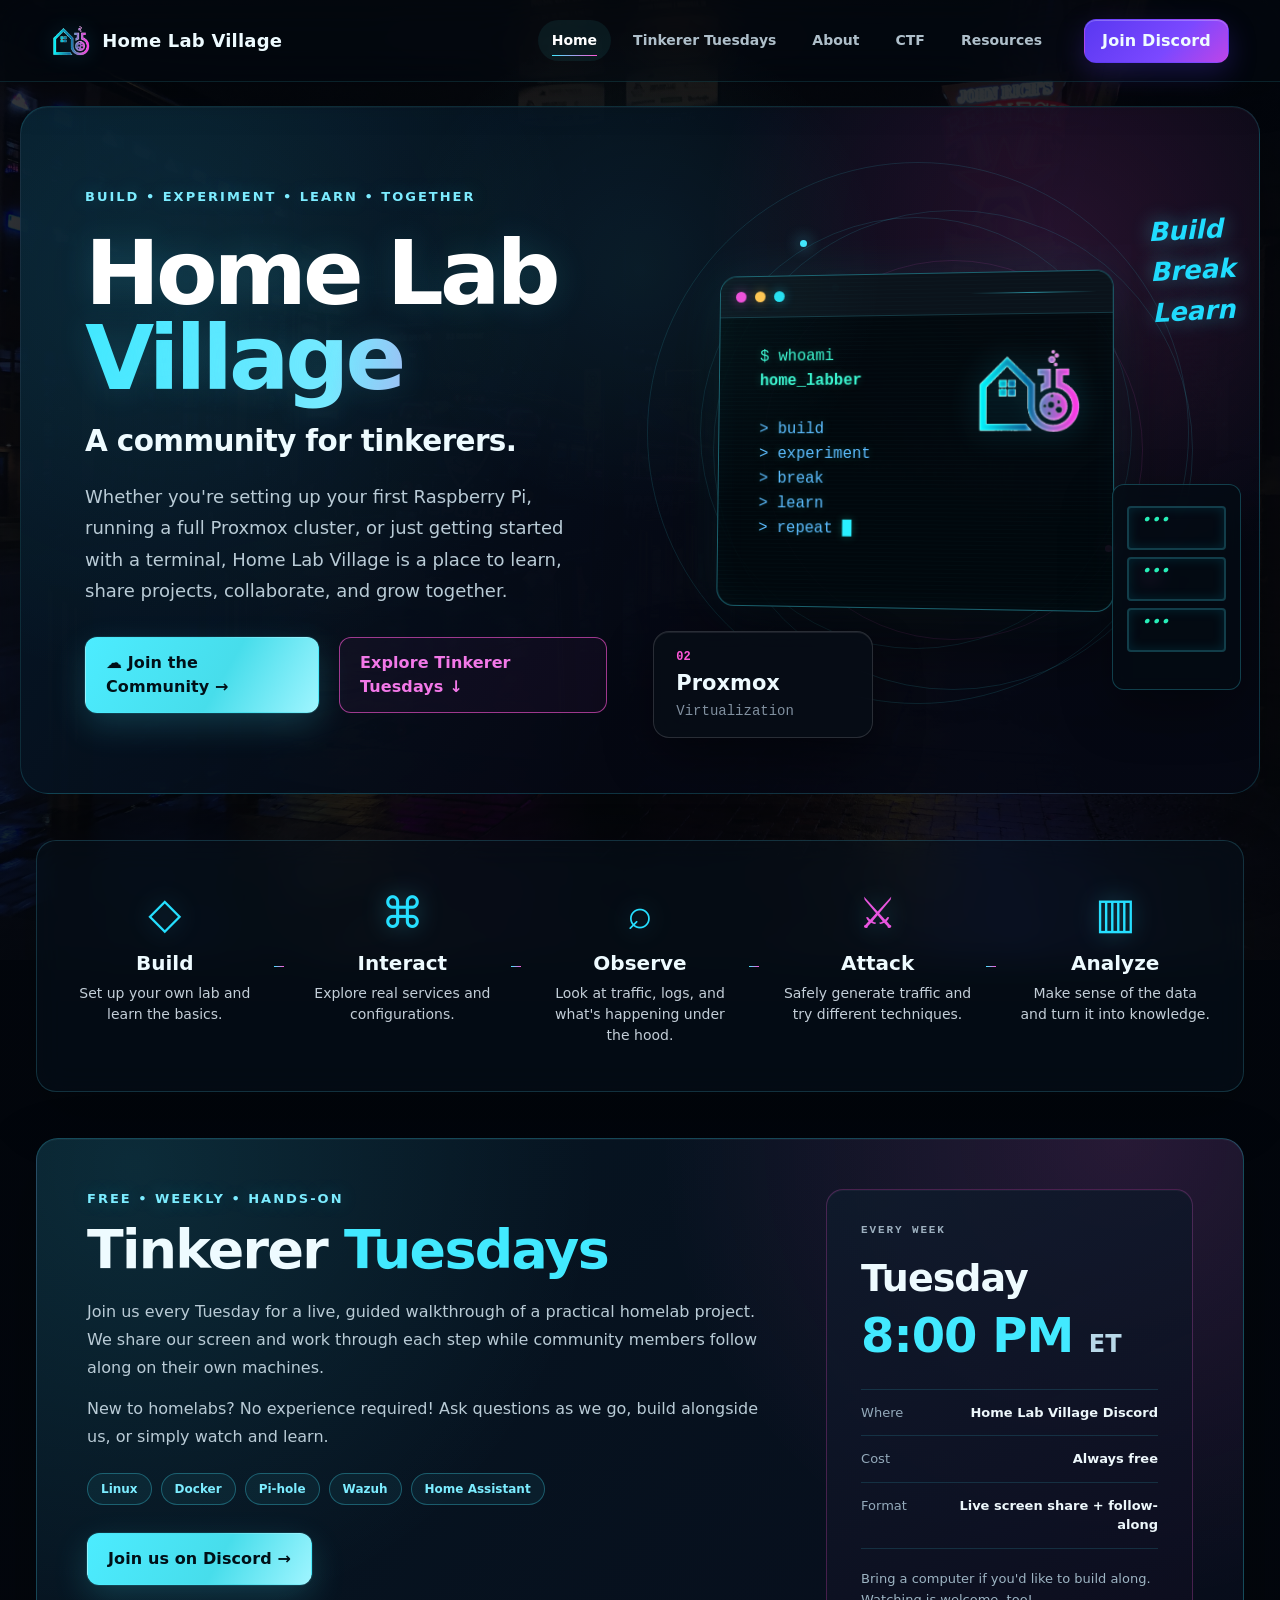
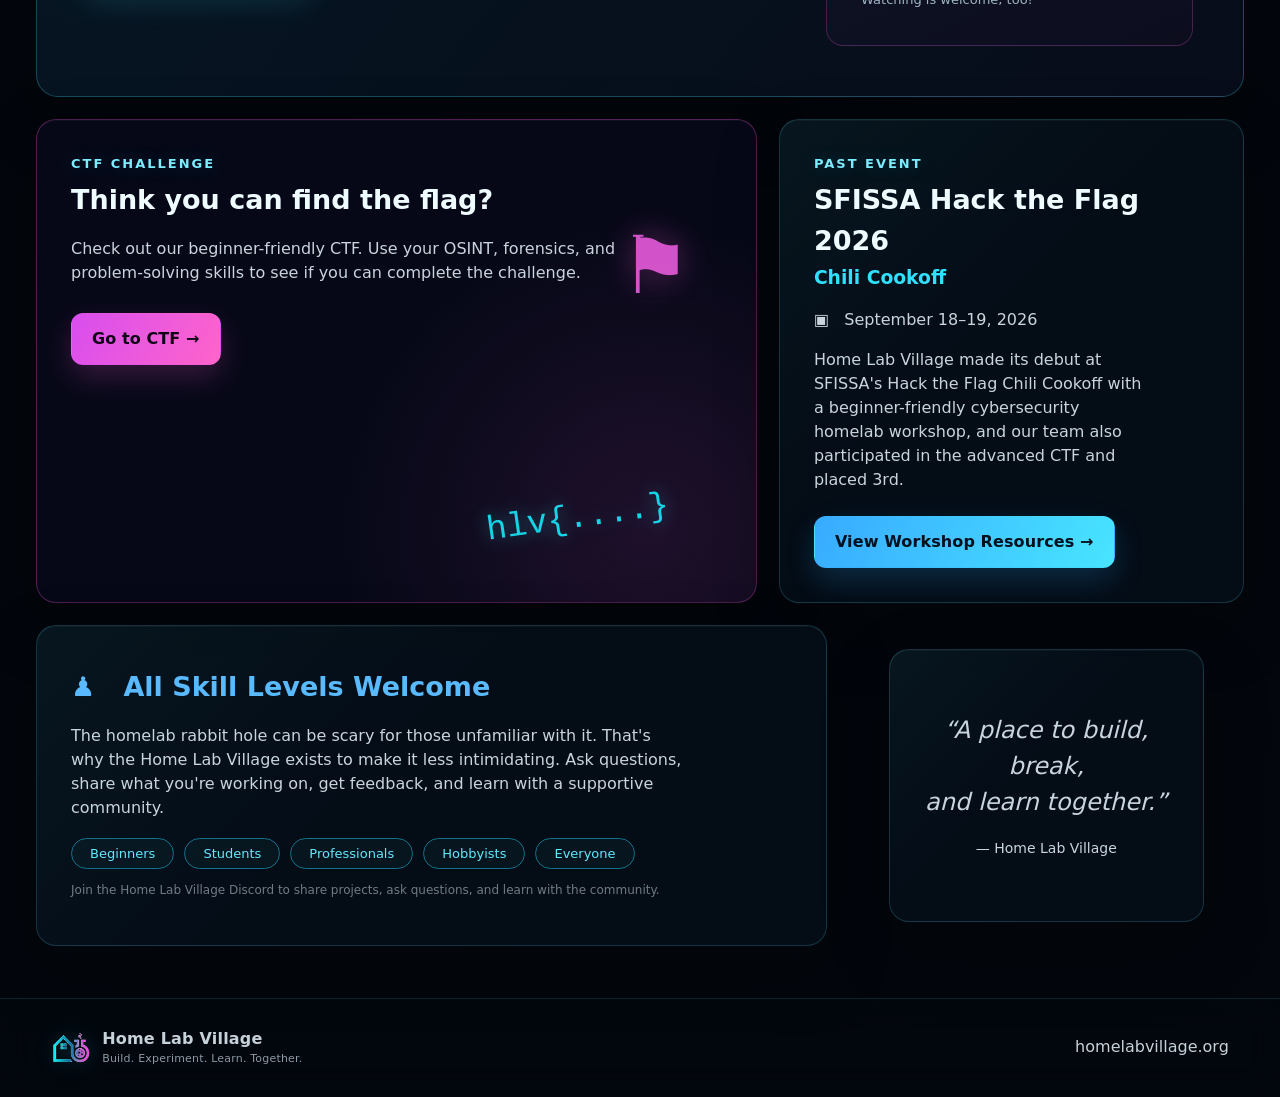
<file: index.html>
<!doctype html>
<html lang="en">
<head>
  <meta charset="utf-8">
  <meta name="viewport" content="width=device-width,initial-scale=1">
  <meta name="theme-color" content="#050b12">
  <meta name="description" content="Home Lab Village — build, interact, observe, attack, analyze, and learn together.">
  <title>Home Lab Village</title>
  <link rel="icon" type="image/png" href="assets/favicon.png">
  <link rel="stylesheet" href="css/style.css?v=12">
</head>
<body>
<header class="nav">
  <a class="brand" href="./" aria-label="Home Lab Village home">
    <img class="site-logo" src="assets/homelabvillage-logo.png" alt="Home Lab Village logo" style="width:40px;height:40px;max-width:40px;max-height:40px;object-fit:contain;">
    <span>Home Lab Village</span>
  </a>
  <button class="menu" aria-label="Toggle menu">☰</button>
  <nav>
    <a class="active" href="./">Home</a>
    <a href="#tinkerer-tuesdays">Tinkerer Tuesdays</a>
    <a href="about/index.html">About</a>
    <a href="ctf/index.html">CTF</a>
    <a href="resources/index.html">Resources</a>
  </nav>
  <a class="btn small discord" href="https://discord.gg/tCtT5bwjMw" target="_blank" rel="noopener noreferrer">Join Discord</a>
</header>

<main id="home">
<section class="hero">
  <div class="hero-copy">
    <div class="eyebrow">BUILD • EXPERIMENT • LEARN • TOGETHER</div>
    <h1>Home Lab <span>Village</span></h1>
    <h2>A community for tinkerers.</h2>
    <p>Whether you're setting up your first Raspberry Pi, running a full Proxmox cluster, or just getting started with a terminal, Home Lab Village is a place to learn, share projects, collaborate, and grow together.</p>
    <div class="actions">
      <a class="btn primary" href="https://discord.gg/tCtT5bwjMw" target="_blank" rel="noopener noreferrer">☁ Join the Community →</a>
      <a class="btn outline" href="#tinkerer-tuesdays">Explore Tinkerer Tuesdays ↓</a>
    </div>
  </div>
  <div class="lab-scene" aria-label="Stylized homelab terminal">
    <div class="glow"></div>
      <span class="terminal-orbit orbit orbit-one"></span>
      <span class="terminal-orbit orbit orbit-two"></span>
    <div class="monitor">
      <div class="monitor-chrome" aria-hidden="true"><i></i><i></i><i></i><span></span></div>
      <div class="terminal">
        <span>$ whoami</span><br>
        <b>home_labber</b><br><br>
        <i>&gt; build</i><br>
        <i>&gt; experiment</i><br>
        <i>&gt; break</i><br>
        <i>&gt; learn</i><br>
        <i>&gt; repeat <em>█</em></i>
      </div>
      <img class="hero-logo" src="assets/homelabvillage-logo.png" alt="" aria-hidden="true" style="width:110px;max-width:110px;height:auto;object-fit:contain;">
    </div>
    <div class="hero-node hero-node-bottom"><small>02</small><strong>Proxmox</strong><span>Virtualization</span></div>
    <div class="rack"><i></i><i></i><i></i></div>
    <div class="poster">Build<br>Break<br>Learn</div>
  </div>
</section>

<section class="flow" id="about">
  <article><div>◇</div><h3>Build</h3><p>Set up your own lab and learn the basics.</p></article>
  <article><div>⌘</div><h3>Interact</h3><p>Explore real services and configurations.</p></article>
  <article><div>⌕</div><h3>Observe</h3><p>Look at traffic, logs, and what's happening under the hood.</p></article>
  <article><div class="pink">⚔</div><h3>Attack</h3><p>Safely generate traffic and try different techniques.</p></article>
  <article><div>▥</div><h3>Analyze</h3><p>Make sense of the data and turn it into knowledge.</p></article>
</section>

<section class="tinkerer" id="tinkerer-tuesdays" aria-labelledby="tinkerer-title">
  <div class="tinkerer-copy">
    <div class="kicker">FREE • WEEKLY • HANDS-ON</div>
    <h2 id="tinkerer-title">Tinkerer <span>Tuesdays</span></h2>
    <p>Join us every Tuesday for a live, guided walkthrough of a practical homelab project. We share our screen and work through each step while community members follow along on their own machines.</p>
    <p>New to homelabs? No experience required! Ask questions as we go, build alongside us, or simply watch and learn.</p>
    <div class="tinkerer-topics" aria-label="Example project topics">
      <span>Linux</span><span>Docker</span><span>Pi-hole</span><span>Wazuh</span><span>Home Assistant</span>
    </div>
    <a class="btn primary" href="https://discord.gg/tCtT5bwjMw" target="_blank" rel="noopener noreferrer">Join us on Discord →</a>
  </div>
  <aside class="tinkerer-info" aria-label="Tinkerer Tuesdays session details">
    <div class="tinkerer-info-label">EVERY WEEK</div>
    <div class="tinkerer-day">Tuesday</div>
    <div class="tinkerer-time">8:00 PM <span>ET</span></div>
    <dl class="tinkerer-facts">
      <div><dt>Where</dt><dd>Home Lab Village Discord</dd></div>
      <div><dt>Cost</dt><dd>Always free</dd></div>
      <div><dt>Format</dt><dd>Live screen share + follow-along</dd></div>
    </dl>
    <p class="tinkerer-hint">Bring a computer if you'd like to build along. Watching is welcome, too!</p>
  </aside>
</section>

<section class="cards">
  <article class="card ctf" id="ctf">
    <div class="kicker pink-text">CTF CHALLENGE</div>
    <h2>Think you can find the flag?</h2>
    <p>Check out our beginner-friendly CTF. Use your OSINT, forensics, and problem-solving skills to see if you can complete the challenge.</p>
    <a class="btn pink-btn" href="ctf/index.html">Go to CTF →</a>
    <div class="flag">⚑</div>
    <code>hlv{....}</code>
  </article>
  <article class="card event" id="workshop">
    <div class="kicker">PAST EVENT</div>
    <h2>SFISSA Hack the Flag 2026</h2>
    <h3>Chili Cookoff</h3>
    <p class="date">▣ &nbsp; September 18–19, 2026</p>
    <p>Home Lab Village made its debut at SFISSA's Hack the Flag Chili Cookoff with a beginner-friendly cybersecurity homelab workshop, and our team also participated in the advanced CTF and placed 3rd.</p>
    <a class="btn event-btn" href="resources/index.html">View Workshop Resources →</a>
  </article>
</section>

<section class="lower">
  <article class="card welcome" id="community">
    <h2>♟ &nbsp; All Skill Levels Welcome</h2>
    <p>The homelab rabbit hole can be scary for those unfamiliar with it. That's why the Home Lab Village exists to make it less intimidating. Ask questions, share what you're working on, get feedback, and learn with a supportive community.</p>
    <div class="pills"><span>Beginners</span><span>Students</span><span>Professionals</span><span>Hobbyists</span><span>Everyone</span></div>
    <p class="note">Join the Home Lab Village Discord to share projects, ask questions, and learn with the community.</p>
  </article>
  <blockquote class="card">“A place to build, break,<br>and learn together.”<small>— Home Lab Village</small></blockquote>
</section>
</main>

<footer>
  <div class="brand"><img class="site-logo" src="assets/homelabvillage-logo.png" alt="Home Lab Village logo" style="width:40px;height:40px;max-width:40px;max-height:40px;object-fit:contain;"><span><b>Home Lab Village</b><small>Build. Experiment. Learn. Together.</small></span></div>
  <div>homelabvillage.org</div>
</footer>
<script src="js/main.js"></script>
</body>
</html>
</file>
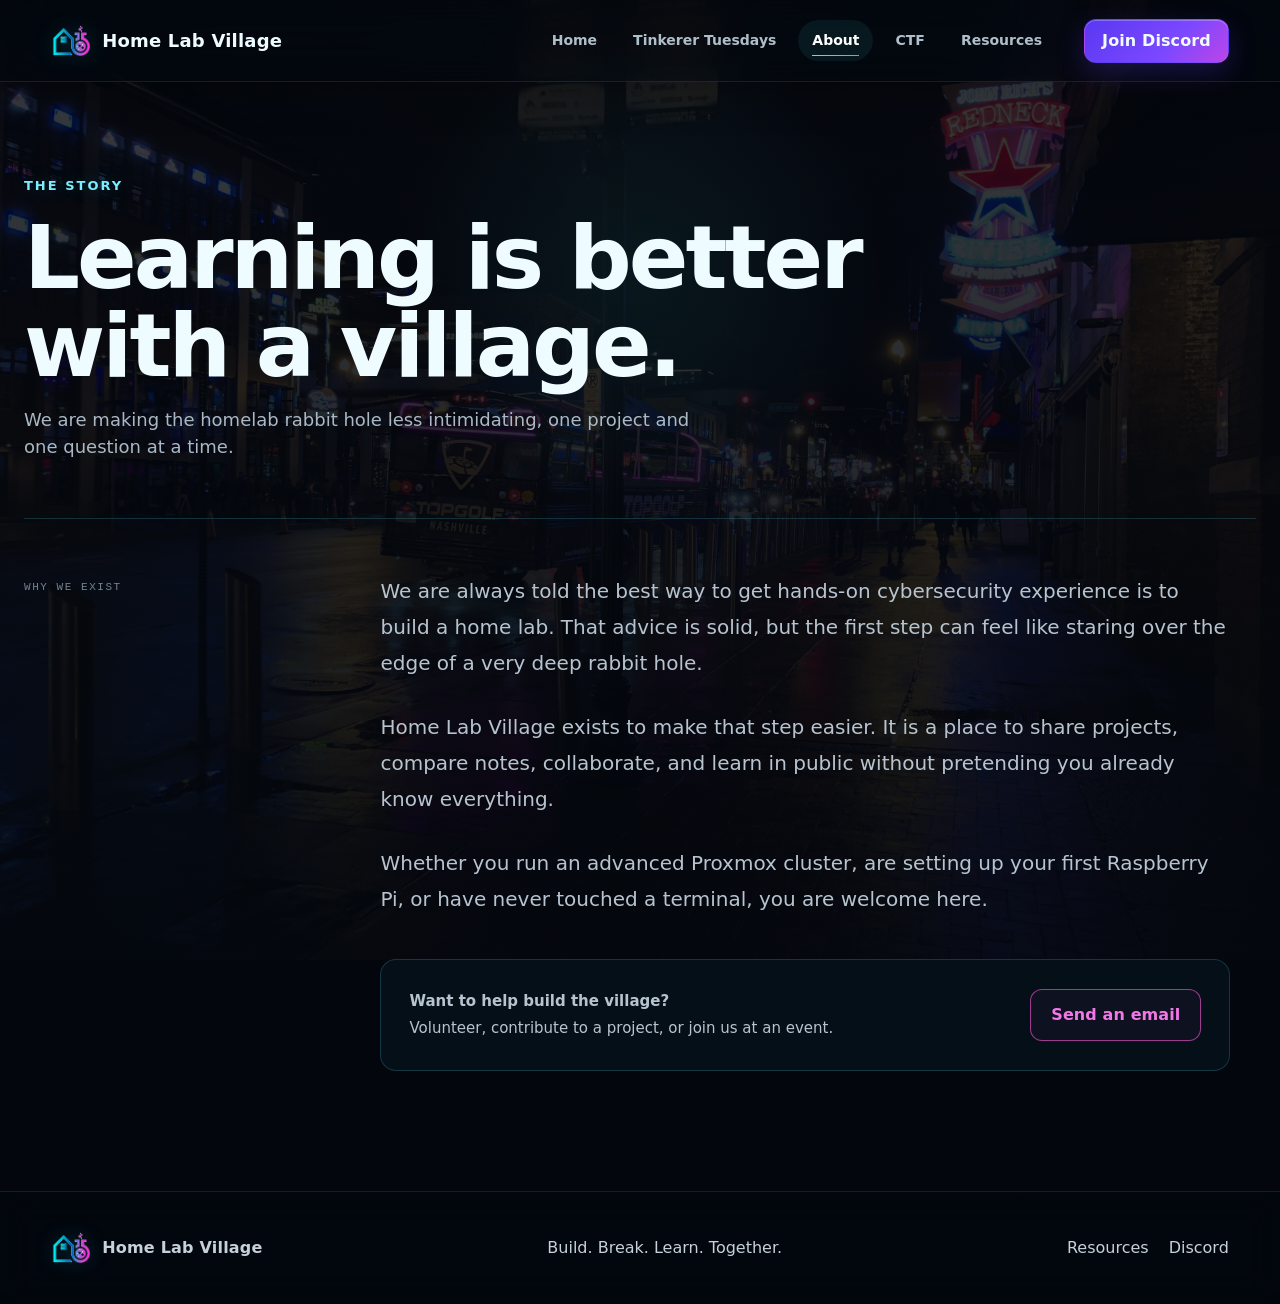
<file: about/index.html>
<!doctype html>
<html lang="en">
<head>
  <meta charset="utf-8">
  <meta name="viewport" content="width=device-width,initial-scale=1">
  <meta name="theme-color" content="#050b12">
  <meta name="description" content="About Home Lab Village, a volunteer-run community for hands-on homelab and cybersecurity learning.">
  <title>About | Home Lab Village</title>
  <link rel="icon" type="image/png" href="../assets/favicon.png">
  <link rel="stylesheet" href="../css/style.css?v=12">
</head>
<body>
<header class="nav">
  <a class="brand" href="../index.html" aria-label="Home Lab Village home"><img class="site-logo" src="../assets/homelabvillage-logo-transparent.png" alt=""><span>Home Lab <b>Village</b></span></a>
  <button class="menu" type="button" aria-label="Toggle menu" aria-expanded="false">☰</button>
  <nav aria-label="Primary navigation"><a href="../index.html">Home</a>
    <a href="../index.html#tinkerer-tuesdays">Tinkerer Tuesdays</a><a class="active" href="index.html">About</a><a href="../ctf/index.html">CTF</a><a href="../resources/index.html">Resources</a></nav>
  <a class="btn small discord" href="https://discord.gg/tCtT5bwjMw" target="_blank" rel="noopener noreferrer">Join Discord</a>
</header>
<main id="main">
  <section class="page-hero reveal"><div class="kicker">THE STORY</div><h1>Learning is better<br>with a village.</h1><p>We are making the homelab rabbit hole less intimidating, one project and one question at a time.</p></section>
  <section class="page-content prose-grid reveal">
    <p class="section-index">WHY WE EXIST</p>
    <div class="prose">
      <p>We are always told the best way to get hands-on cybersecurity experience is to build a home lab. That advice is solid, but the first step can feel like staring over the edge of a very deep rabbit hole.</p>
      <p>Home Lab Village exists to make that step easier. It is a place to share projects, compare notes, collaborate, and learn in public without pretending you already know everything.</p>
      <p>Whether you run an advanced Proxmox cluster, are setting up your first Raspberry Pi, or have never touched a terminal, you are welcome here.</p>
      <div class="contact-panel"><p><strong>Want to help build the village?</strong><br>Volunteer, contribute to a project, or join us at an event.</p><a class="btn outline about-email" href="mailto:liljuicetin@liljuicetin.org">Send an email</a></div>
    </div>
  </section>
</main>
<footer><a class="brand" href="../index.html"><img class="site-logo" src="../assets/homelabvillage-logo-transparent.png" alt=""><span>Home Lab <b>Village</b></span></a><p>Build. Break. Learn. Together.</p><div class="footer-links"><a href="../resources/index.html">Resources</a><a href="https://discord.gg/tCtT5bwjMw" target="_blank" rel="noopener noreferrer">Discord</a></div></footer>
<script src="../js/main.js?v=10"></script>
</body>
</html>
</file>
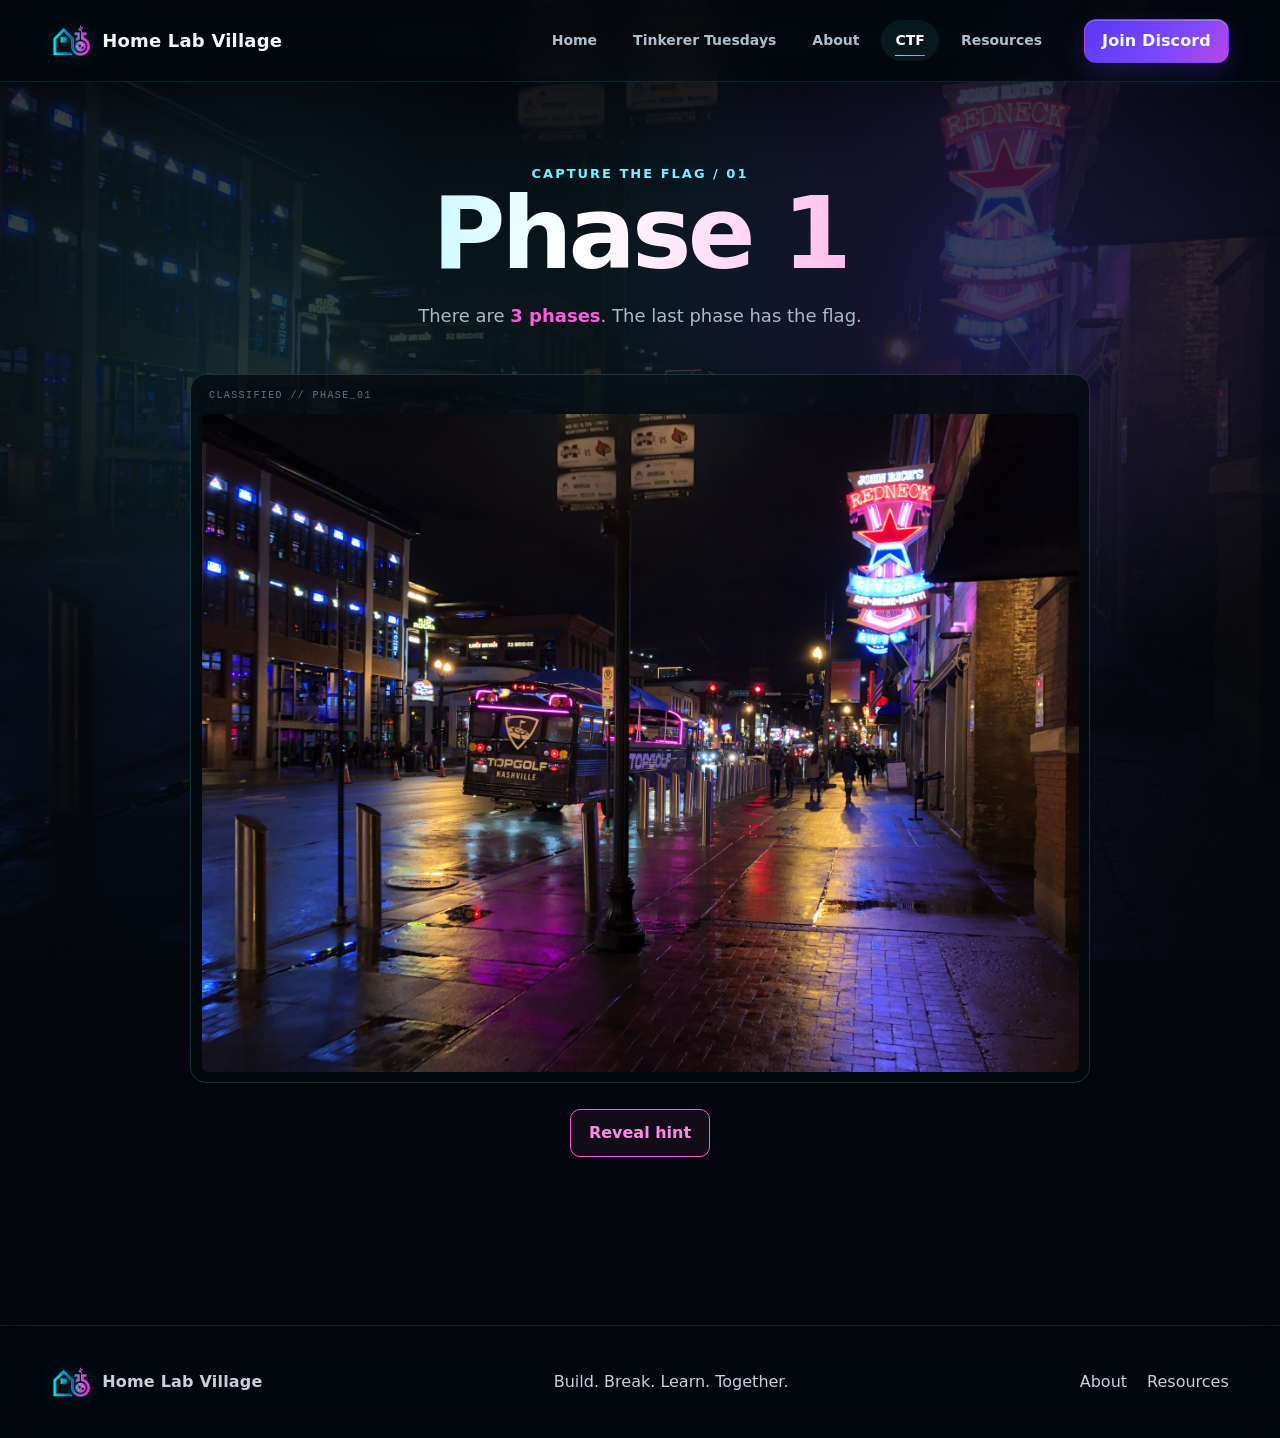
<file: ctf/index.html>
<!doctype html>
<html lang="en">
<head>
  <meta charset="utf-8">
  <meta name="viewport" content="width=device-width,initial-scale=1">
  <meta name="theme-color" content="#050b12">
  <meta name="description" content="Home Lab Village CTF Phase 1.">
  <title>CTF | Home Lab Village</title>
  <link rel="icon" type="image/png" href="../assets/favicon.png">
  <link rel="stylesheet" href="../css/style.css?v=12">
</head>
<body>
<header class="nav">
  <a class="brand" href="../index.html" aria-label="Home Lab Village home"><img class="site-logo" src="../assets/homelabvillage-logo-transparent.png" alt=""><span>Home Lab <b>Village</b></span></a>
  <button class="menu" type="button" aria-label="Toggle menu" aria-expanded="false">☰</button>
  <nav aria-label="Primary navigation"><a href="../index.html">Home</a>
    <a href="../index.html#tinkerer-tuesdays">Tinkerer Tuesdays</a><a href="../about/index.html">About</a><a class="active" href="index.html">CTF</a><a href="../resources/index.html">Resources</a></nav>
  <a class="btn small discord" href="https://discord.gg/tCtT5bwjMw" target="_blank" rel="noopener noreferrer">Join Discord</a>
</header>
<main id="main" class="phase-page">
  <section class="phase-shell reveal"><div class="kicker">CAPTURE THE FLAG / 01</div><h1>Phase 1</h1><p class="phase-subtitle">There are <strong>3 phases</strong>. The last phase has the flag.</p><div class="challenge-frame"><div class="classified-label">CLASSIFIED // PHASE_01</div><div class="challenge-image" role="img" aria-label="Phase 1 challenge image" oncontextmenu="return false" ondragstart="return false"></div></div><button id="hintButton" class="hint-btn" type="button" aria-expanded="false" aria-controls="phaseHint">Reveal hint</button><p id="phaseHint" class="hint" aria-live="polite">Try finding a way to download the image.</p></section>
</main>
<footer><a class="brand" href="../index.html"><img class="site-logo" src="../assets/homelabvillage-logo-transparent.png" alt=""><span>Home Lab <b>Village</b></span></a><p>Build. Break. Learn. Together.</p><div class="footer-links"><a href="../about/index.html">About</a><a href="../resources/index.html">Resources</a></div></footer>
<script src="../js/main.js?v=10"></script>
<script>
const hintButton = document.getElementById('hintButton');
const phaseHint = document.getElementById('phaseHint');
hintButton.addEventListener('click', () => {
  const open = phaseHint.classList.toggle('show');
  hintButton.textContent = open ? 'Hide hint' : 'Reveal hint';
  hintButton.setAttribute('aria-expanded', String(open));
});
</script>
</body>
</html>
</file>
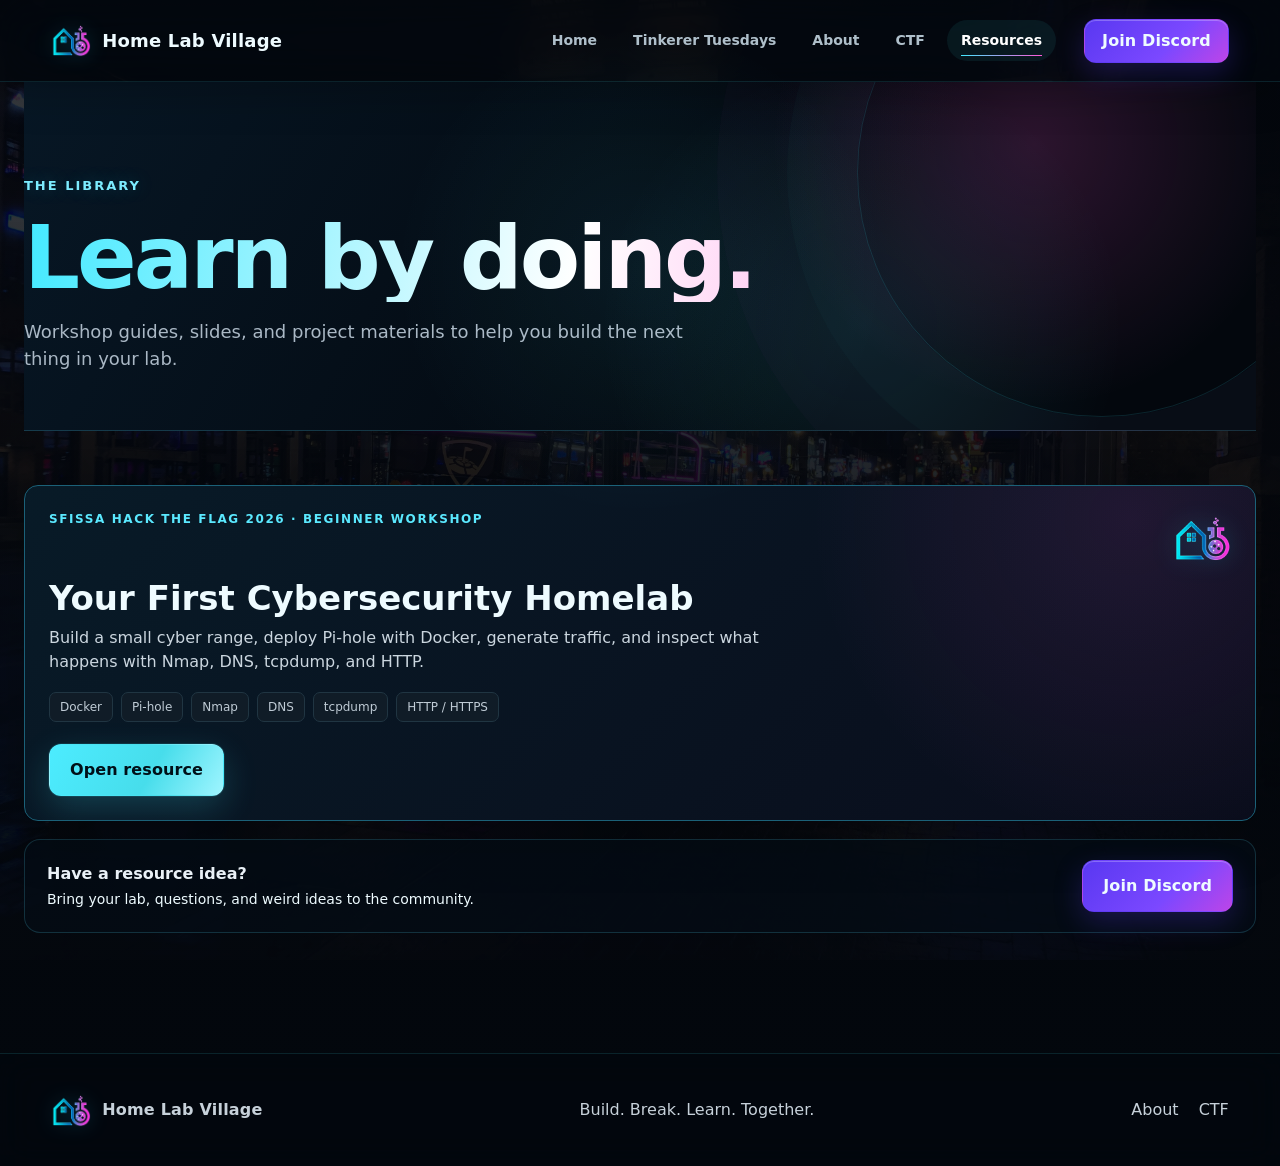
<file: resources/index.html>
<!doctype html>
<html lang="en">
<head>
  <meta charset="utf-8">
  <meta name="viewport" content="width=device-width,initial-scale=1">
  <meta name="theme-color" content="#050b12">
  <meta name="description" content="Home Lab Village workshop guides, slides, and project materials.">
  <title>Resources | Home Lab Village</title>
  <link rel="icon" type="image/png" href="../assets/favicon.png">
  <link rel="stylesheet" href="../css/style.css?v=12">
  <link rel="stylesheet" href="../css/resources-prereqs.css?v=5">
</head>
<body>
<header class="nav">
  <a class="brand" href="../index.html" aria-label="Home Lab Village home"><img class="site-logo" src="../assets/homelabvillage-logo-transparent.png" alt=""><span>Home Lab <b>Village</b></span></a>
  <button class="menu" type="button" aria-label="Toggle menu" aria-expanded="false">☰</button>
  <nav aria-label="Primary navigation"><a href="../index.html">Home</a>
    <a href="../index.html#tinkerer-tuesdays">Tinkerer Tuesdays</a><a href="../about/index.html">About</a><a href="../ctf/index.html">CTF</a><a class="active" href="index.html">Resources</a></nav>
  <a class="btn small discord" href="https://discord.gg/tCtT5bwjMw" target="_blank" rel="noopener noreferrer">Join Discord</a>
</header>
<main id="main">
  <section class="page-hero resources-page-hero reveal"><div class="kicker">THE LIBRARY</div><h1>Learn by doing.</h1><p>Workshop guides, slides, and project materials to help you build the next thing in your lab.</p></section>
  <section class="page-content reveal">
    <div class="resource-index-grid"><article class="resource-index-card"><div class="resource-index-card-top"><div class="resource-meta">SFISSA HACK THE FLAG 2026 · BEGINNER WORKSHOP</div><img src="../assets/homelabvillage-logo-transparent.png" alt=""></div><h2>Your First Cybersecurity Homelab</h2><p>Build a small cyber range, deploy Pi-hole with Docker, generate traffic, and inspect what happens with Nmap, DNS, tcpdump, and HTTP.</p><div class="resource-tags" aria-label="Workshop topics"><span>Docker</span><span>Pi-hole</span><span>Nmap</span><span>DNS</span><span>tcpdump</span><span>HTTP / HTTPS</span></div><div class="resource-index-actions"><a class="btn primary" href="htf-workshop-2026/index.html">Open resource</a></div></article></div>
    <div class="resources-community"><div><strong>Have a resource idea?</strong><p>Bring your lab, questions, and weird ideas to the community.</p></div><a class="btn discord" href="https://discord.gg/tCtT5bwjMw" target="_blank" rel="noopener noreferrer">Join Discord</a></div>
  </section>
</main>
<footer><a class="brand" href="../index.html"><img class="site-logo" src="../assets/homelabvillage-logo-transparent.png" alt=""><span>Home Lab <b>Village</b></span></a><p>Build. Break. Learn. Together.</p><div class="footer-links"><a href="../about/index.html">About</a><a href="../ctf/index.html">CTF</a></div></footer>
<script src="../js/main.js?v=10"></script>
</body>
</html>
</file>
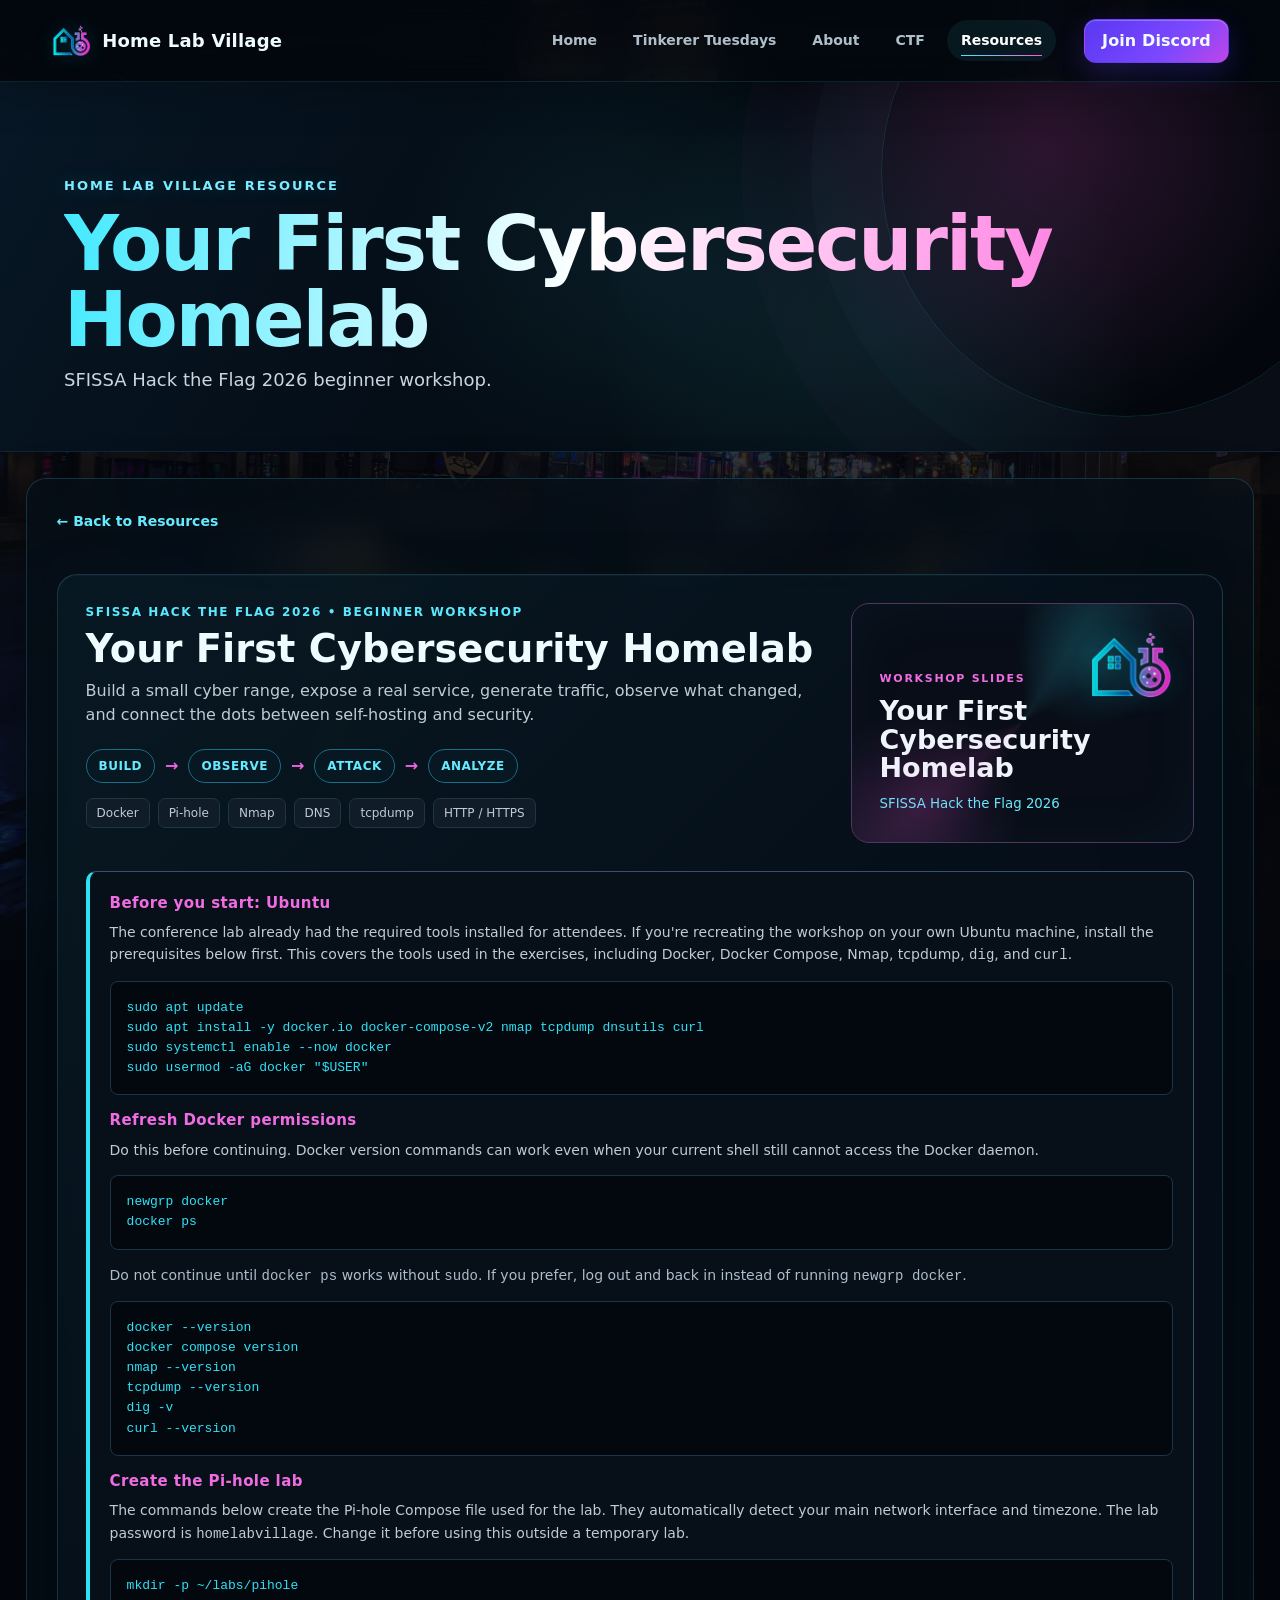
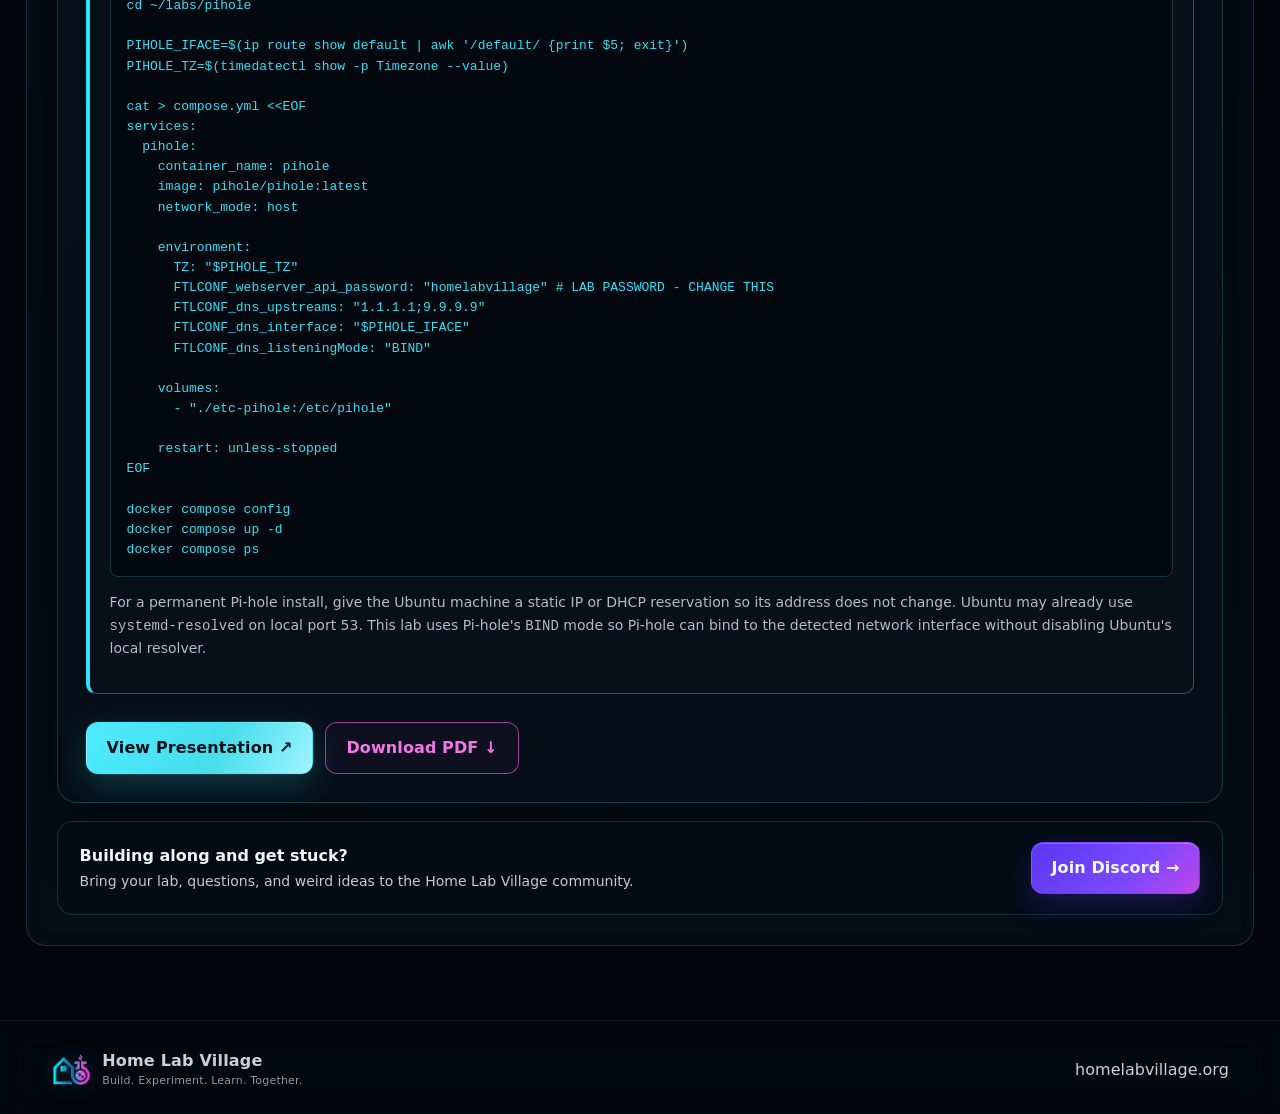
<file: resources/htf-workshop-2026/index.html>
<!doctype html>
<html lang="en">
<head>
  <meta charset="utf-8">
  <meta name="viewport" content="width=device-width,initial-scale=1">
  <meta name="theme-color" content="#050b12">
  <meta name="description" content="Build your first cybersecurity homelab with Docker, Pi-hole, Nmap, DNS, tcpdump, and HTTP traffic analysis.">
  <title>Your First Cybersecurity Homelab | Home Lab Village</title>
  <link rel="icon" type="image/png" href="../../assets/favicon.png">
  <link rel="stylesheet" href="../../css/style.css?v=12">
  <link rel="stylesheet" href="../../css/resources-prereqs.css?v=5">
</head>
<body>
<header class="nav">
  <a class="brand" href="../../index.html" aria-label="Home Lab Village home">
    <img class="site-logo" src="../../assets/homelabvillage-logo-transparent.png" alt="Home Lab Village logo" style="width:40px;height:40px;max-width:40px;max-height:40px;object-fit:contain;">
    <span>Home Lab Village</span>
  </a>
  <button class="menu" aria-label="Toggle menu">☰</button>
  <nav>
    <a href="../../index.html">Home</a>
    <a href="../../index.html#tinkerer-tuesdays">Tinkerer Tuesdays</a>
    <a href="../../about/index.html">About</a>
    <a href="../../ctf/index.html">CTF</a>
    <a class="active" href="../index.html">Resources</a>
  </nav>
  <a class="btn small discord" href="https://discord.gg/tCtT5bwjMw" target="_blank" rel="noopener noreferrer">Join Discord</a>
</header>

<main class="resource-page-main">
  <section class="resources-page-hero">
    <div class="kicker">HOME LAB VILLAGE RESOURCE</div>
    <h1>Your First Cybersecurity Homelab</h1>
    <p>SFISSA Hack the Flag 2026 beginner workshop.</p>
  </section>

  <section class="resources resources-page-library">
    <a class="resource-back-link" href="../index.html">← Back to Resources</a>

    <article class="resource-card resource-detail-card">
      <div class="resource-copy">
        <div class="resource-meta">SFISSA HACK THE FLAG 2026 • BEGINNER WORKSHOP</div>
        <h3>Your First Cybersecurity Homelab</h3>
        <p>Build a small cyber range, expose a real service, generate traffic, observe what changed, and connect the dots between self-hosting and security.</p>

        <div class="resource-flow" aria-label="Workshop flow">
          <span>Build</span><i>→</i><span>Observe</span><i>→</i><span>Attack</span><i>→</i><span>Analyze</span>
        </div>

        <div class="resource-tags" aria-label="Workshop topics">
          <span>Docker</span><span>Pi-hole</span><span>Nmap</span><span>DNS</span><span>tcpdump</span><span>HTTP / HTTPS</span>
        </div>
      </div>

      <div class="resource-visual" aria-hidden="true">
        <img src="../../assets/homelabvillage-logo-transparent.png" alt="">
        <div class="resource-visual-eyebrow">WORKSHOP SLIDES</div>
        <strong>Your First<br>Cybersecurity Homelab</strong>
        <small>SFISSA Hack the Flag 2026</small>
      </div>

      <div class="resource-prereqs">
        <div class="resource-prereqs-title">Before you start: Ubuntu</div>
        <p>The conference lab already had the required tools installed for attendees. If you're recreating the workshop on your own Ubuntu machine, install the prerequisites below first. This covers the tools used in the exercises, including Docker, Docker Compose, Nmap, tcpdump, <code>dig</code>, and <code>curl</code>.</p>
        <pre><code>sudo apt update
sudo apt install -y docker.io docker-compose-v2 nmap tcpdump dnsutils curl
sudo systemctl enable --now docker
sudo usermod -aG docker "$USER"</code></pre>

        <div class="resource-prereqs-title">Refresh Docker permissions</div>
        <p>Do this before continuing. Docker version commands can work even when your current shell still cannot access the Docker daemon.</p>
        <pre><code>newgrp docker
docker ps</code></pre>
        <p class="resource-prereqs-note">Do not continue until <code>docker ps</code> works without <code>sudo</code>. If you prefer, log out and back in instead of running <code>newgrp docker</code>.</p>

        <pre><code>docker --version
docker compose version
nmap --version
tcpdump --version
dig -v
curl --version</code></pre>

        <div class="resource-prereqs-title">Create the Pi-hole lab</div>
        <p>The commands below create the Pi-hole Compose file used for the lab. They automatically detect your main network interface and timezone. The lab password is <code>homelabvillage</code>. Change it before using this outside a temporary lab.</p>
        <pre><code>mkdir -p ~/labs/pihole
cd ~/labs/pihole

PIHOLE_IFACE=$(ip route show default | awk '/default/ {print $5; exit}')
PIHOLE_TZ=$(timedatectl show -p Timezone --value)

cat &gt; compose.yml &lt;&lt;EOF
services:
  pihole:
    container_name: pihole
    image: pihole/pihole:latest
    network_mode: host

    environment:
      TZ: "$PIHOLE_TZ"
      FTLCONF_webserver_api_password: "homelabvillage" # LAB PASSWORD - CHANGE THIS
      FTLCONF_dns_upstreams: "1.1.1.1;9.9.9.9"
      FTLCONF_dns_interface: "$PIHOLE_IFACE"
      FTLCONF_dns_listeningMode: "BIND"

    volumes:
      - "./etc-pihole:/etc/pihole"

    restart: unless-stopped
EOF

docker compose config
docker compose up -d
docker compose ps</code></pre>
        <p class="resource-prereqs-note">For a permanent Pi-hole install, give the Ubuntu machine a static IP or DHCP reservation so its address does not change. Ubuntu may already use <code>systemd-resolved</code> on local port 53. This lab uses Pi-hole's <code>BIND</code> mode so Pi-hole can bind to the detected network interface without disabling Ubuntu's local resolver.</p>
      </div>

      <div class="resource-actions">
        <a class="btn primary" href="../../assets/resources/Home-Lab-Village-First-Homelab-Workshop-HTF-2026.pdf" target="_blank" rel="noopener noreferrer">View Presentation ↗</a>
        <a class="btn outline" href="../../assets/resources/Home-Lab-Village-First-Homelab-Workshop-HTF-2026.pdf" download>Download PDF ↓</a>
      </div>
    </article>

    <div class="resources-community">
      <div>
        <strong>Building along and get stuck?</strong>
        <p>Bring your lab, questions, and weird ideas to the Home Lab Village community.</p>
      </div>
      <a class="btn discord" href="https://discord.gg/tCtT5bwjMw" target="_blank" rel="noopener noreferrer">Join Discord →</a>
    </div>
  </section>
</main>

<footer>
  <div class="brand"><img class="site-logo" src="../../assets/homelabvillage-logo-transparent.png" alt="Home Lab Village logo" style="width:40px;height:40px;max-width:40px;max-height:40px;object-fit:contain;"><span><b>Home Lab Village</b><small>Build. Experiment. Learn. Together.</small></span></div>
  <div>homelabvillage.org</div>
</footer>
<script src="../../js/main.js"></script>
</body>
</html>
</file>
<file: css/style.css>
*{box-sizing:border-box}html{scroll-behavior:smooth}body{margin:0;background:#050b12;color:#eef5fb;font-family:Inter,ui-sans-serif,system-ui,-apple-system,BlinkMacSystemFont,"Segoe UI",sans-serif;line-height:1.5}a{color:inherit;text-decoration:none}.nav{height:72px;padding:0 clamp(20px,4vw,58px);display:flex;align-items:center;gap:28px;background:rgba(4,9,15,.96);border-bottom:1px solid #10202e;position:sticky;top:0;z-index:10}.brand{display:flex;align-items:center;gap:11px;font-weight:750;font-size:20px;white-space:nowrap}.logo{font-size:31px;color:#22dcff}.logo .flask,.logo span{color:#ef55dc}.nav nav{display:flex;gap:28px;margin-left:auto}.nav nav a{font-size:14px;color:#c9d2dc}.nav nav a:hover,.nav nav a.active{color:#2ee4ff}.menu{display:none;margin-left:auto;background:none;border:0;color:white;font-size:24px}.btn{display:inline-flex;align-items:center;justify-content:center;border-radius:11px;padding:13px 20px;font-weight:700}.small{padding:9px 17px}.discord{background:#4533e9}.hero{min-height:500px;display:grid;grid-template-columns:1.05fr .95fr;overflow:hidden;background:radial-gradient(circle at 75% 20%,#26116c55,transparent 30%),linear-gradient(110deg,#061a29,#050910 62%)}.hero-copy{padding:64px 4vw}.eyebrow,.kicker{letter-spacing:2px;font-size:13px;color:#5be9ff}.hero h1{font-size:clamp(52px,6vw,82px);line-height:.95;margin:22px 0 12px;color:#35def7}.hero h1 span{background:linear-gradient(90deg,#55d9ff,#f34bdd);-webkit-background-clip:text;color:transparent}.hero h2{font-size:28px;margin:0 0 15px}.hero p{font-size:17px;max-width:640px;color:#cbd6df}.actions{display:flex;gap:20px;margin-top:30px}.primary{background:#2fe1f7;color:#001018;box-shadow:0 0 28px #15dfff33}.outline{border:1px solid #ed56df;color:#f278e8}.lab-scene{position:relative;min-height:500px;background:linear-gradient(145deg,#0a1119,#150c31)}.monitor{position:absolute;width:60%;height:52%;left:15%;top:21%;border:8px solid #111822;border-radius:8px;background:#02090e;box-shadow:0 0 35px #15dcff20}.terminal{padding:28px;color:#1df2c7;font:16px/1.55 ui-monospace,SFMono-Regular,Menlo,monospace}.terminal i{font-style:normal;color:#5cbcff}.terminal em{color:#29efff}.mark{position:absolute;right:7%;top:22%;font-size:76px;color:#23e4ff;text-shadow:0 0 20px #23e4ff55}.mark strong{color:#ed57df;font-size:56px}.rack{position:absolute;right:2%;bottom:12%;width:20%;height:36%;border:4px solid #172435;background:#080d13;padding:14px}.rack i{display:block;height:25%;margin:7px 0;border:2px solid #183d56;box-shadow:inset 0 0 12px #08e3ff20}.rack i:after{content:"•••";color:#27efb9;margin-left:12px}.poster{position:absolute;right:4%;top:10%;color:#20ddff;font-size:26px;font-style:italic;transform:rotate(-3deg)}.flow{display:grid;grid-template-columns:repeat(5,1fr);border-top:1px solid #102535;border-bottom:1px solid #102535;padding:28px 3vw;background:#07101a}.flow article{text-align:center;padding:0 22px;border-right:1px solid #243341}.flow article:last-child{border:0}.flow article>div{font-size:43px;color:#26dfff}.flow h3{margin:3px 0;font-size:20px}.flow p{font-size:14px;color:#c3ced8;margin:5px 0}.pink{color:#e956df!important}.cards,.lower{display:grid;grid-template-columns:1.55fr 1fr;gap:18px;padding:22px 2vw 0}.card{position:relative;border:1px solid #17465c;border-radius:9px;padding:26px;background:linear-gradient(135deg,#0a1420,#061019);overflow:hidden}.ctf{border-color:#63337c;background:radial-gradient(circle at 80% 80%,#17385c55,transparent 40%),#0a0c1b}.card h2{margin:7px 0;font-size:27px}.card h3{margin:-4px 0 12px;color:#2fe1ff}.card p{color:#cad4dd;max-width:85%}.pink-text{color:#ef6ce3}.pink-btn{margin-top:12px;background:#c34ce9;color:#100516}.event-btn{margin-top:8px;background:#31aaff;color:#02111d}.flag{position:absolute;right:9%;top:18%;font-size:80px;color:#e95cdd;opacity:.9}.ctf code{position:absolute;right:12%;bottom:12%;font-size:34px;color:#16d3e7;transform:rotate(-8deg)}.date{font-size:16px}.lower{grid-template-columns:1.7fr .85fr;padding-bottom:22px}.welcome h2{color:#59baff}.pills{display:flex;flex-wrap:wrap;gap:10px;margin-top:18px}.pills span{border:1px solid #13718b;border-radius:20px;padding:5px 18px;color:#62e9ff;font-size:13px}.note{font-size:12px;opacity:.55}blockquote{display:flex;flex-direction:column;justify-content:center;text-align:center;font-size:24px;font-style:italic;color:#c8d4df}blockquote small{margin-top:18px;font-size:14px;font-style:normal}.resources{margin:0 2vw 22px;padding:30px;border:1px solid #173d50;border-radius:9px}.resources h2{margin-bottom:5px}.resources p{color:#bfcbd5}footer{padding:20px 3vw;border-top:1px solid #1c3646;display:flex;justify-content:space-between;align-items:center;color:#c7d1da}footer .brand{font-size:16px}footer small{display:block;font-size:11px;font-weight:400;color:#8d9aa5}@media(max-width:850px){.nav{height:64px}.nav nav,.nav>.discord{display:none}.menu{display:block}.nav.open{height:auto;flex-wrap:wrap;padding-bottom:18px}.nav.open nav{display:flex;order:4;width:100%;flex-direction:column;gap:4px}.nav.open nav a{padding:8px}.hero{grid-template-columns:1fr}.hero-copy{padding:48px 24px 28px}.hero h1{font-size:54px}.lab-scene{min-height:330px}.monitor{left:7%;width:70%;top:13%;height:65%}.poster{font-size:18px}.terminal{padding:20px;font-size:13px}.mark{font-size:48px}.mark strong{font-size:38px}.flow{grid-template-columns:1fr 1fr}.flow article{border-bottom:1px solid #243341;padding:18px}.flow article:last-child{grid-column:1/-1}.cards,.lower{grid-template-columns:1fr;padding-left:16px;padding-right:16px}.card p{max-width:100%}.flag,.ctf code{opacity:.18}.actions{flex-direction:column;align-items:stretch}.resources{margin:0 16px 20px}footer{gap:20px;align-items:flex-start;flex-direction:column}}
.site-logo{
  display:block;
  width:40px;
  height:40px;
  object-fit:contain;
  flex:0 0 auto;
  filter:drop-shadow(0 0 10px rgba(34,220,255,.22));
}
.hero-logo{
  position:absolute;
  right:6%;
  top:20%;
  width:110px;
  max-width:28%;
  height:auto;
  object-fit:contain;
  filter:drop-shadow(0 0 16px rgba(34,220,255,.24));
}
footer .site-logo{
  width:42px;
  height:42px;
}
@media(max-width:850px){
  .site-logo{width:34px;height:34px}
  .hero-logo{width:78px;right:5%;top:18%}
}


/* V5 logo sizing hardening */
.nav .site-logo,
footer .site-logo{
  width:40px !important;
  height:40px !important;
  max-width:40px !important;
  max-height:40px !important;
  object-fit:contain !important;
  display:block !important;
  flex:0 0 40px !important;
}
.hero-logo{
  position:absolute !important;
  right:7% !important;
  top:22% !important;
  width:110px !important;
  height:auto !important;
  max-width:110px !important;
  max-height:110px !important;
  object-fit:contain !important;
}
footer .brand{
  align-items:center !important;
}
@media(max-width:850px){
  .nav .site-logo,
  footer .site-logo{
    width:34px !important;
    height:34px !important;
    max-width:34px !important;
    max-height:34px !important;
    flex-basis:34px !important;
  }
  .hero-logo{
    width:78px !important;
    max-width:78px !important;
    max-height:78px !important;
  }
}

/* V6 workshop resource library */
.resources{
  background:radial-gradient(circle at 90% 10%,rgba(237,86,223,.08),transparent 28%),linear-gradient(135deg,#08131e,#071019);
}
.resources-intro{
  margin-top:4px;
  max-width:760px;
}
.resource-card{
  display:grid;
  grid-template-columns:minmax(0,1.5fr) minmax(260px,.7fr);
  gap:28px;
  margin-top:24px;
  padding:28px;
  border:1px solid #1b6178;
  border-radius:14px;
  background:linear-gradient(135deg,rgba(8,27,40,.98),rgba(10,13,28,.98));
  box-shadow:0 18px 55px rgba(0,0,0,.22);
}
.resource-meta{
  color:#5be9ff;
  font-size:12px;
  font-weight:800;
  letter-spacing:1.6px;
}
.resource-card h3{
  margin:8px 0 10px;
  font-size:clamp(28px,3vw,40px);
  line-height:1.05;
}
.resource-card .resource-copy>p{
  margin:0;
  max-width:760px;
  font-size:16px;
}
.resource-flow{
  display:flex;
  flex-wrap:wrap;
  align-items:center;
  gap:10px;
  margin:22px 0 15px;
}
.resource-flow span{
  padding:7px 12px;
  border:1px solid #1a6d83;
  border-radius:999px;
  background:#071823;
  color:#65ebff;
  font-size:12px;
  font-weight:800;
  letter-spacing:.5px;
  text-transform:uppercase;
}
.resource-flow i{
  color:#ef65e2;
  font-style:normal;
  font-weight:900;
}
.resource-tags{
  display:flex;
  flex-wrap:wrap;
  gap:8px;
}
.resource-tags span{
  padding:5px 10px;
  border-radius:7px;
  background:#101c27;
  color:#bfcbd5;
  font-size:12px;
  border:1px solid #203542;
}
.resource-actions{
  display:flex;
  flex-wrap:wrap;
  gap:12px;
  margin-top:24px;
}
.resource-visual{
  min-height:270px;
  padding:28px;
  border:1px solid #51365f;
  border-radius:12px;
  background:radial-gradient(circle at 70% 20%,rgba(46,228,255,.15),transparent 25%),radial-gradient(circle at 20% 85%,rgba(239,85,220,.14),transparent 30%),#080d17;
  display:flex;
  flex-direction:column;
  justify-content:flex-end;
  position:relative;
  overflow:hidden;
}
.resource-visual img{
  position:absolute;
  right:20px;
  top:18px;
  width:86px;
  height:86px;
  object-fit:contain;
  opacity:.88;
  filter:drop-shadow(0 0 14px rgba(34,220,255,.22));
}
.resource-visual-eyebrow{
  margin-bottom:10px;
  color:#ef6ce3;
  font-size:11px;
  font-weight:900;
  letter-spacing:1.7px;
}
.resource-visual strong{
  font-size:27px;
  line-height:1.05;
  color:#eef5fb;
}
.resource-visual small{
  margin-top:11px;
  color:#69e8fb;
}
.resources-community{
  display:flex;
  align-items:center;
  justify-content:space-between;
  gap:22px;
  margin-top:18px;
  padding:20px 22px;
  border:1px solid #27364f;
  border-radius:11px;
  background:#080e18;
}
.resources-community strong{
  color:#eef5fb;
}
.resources-community p{
  margin:3px 0 0;
  font-size:14px;
}
@media(max-width:850px){
  .resource-card{grid-template-columns:1fr;padding:20px}
  .resource-visual{min-height:220px}
  .resource-actions{flex-direction:column}
  .resource-actions .btn{width:100%}
  .resources-community{align-items:stretch;flex-direction:column}
  .resources-community .btn{width:100%}
}

/* V7 dedicated resources page */
.resource-page-main{
  min-height:calc(100vh - 145px);
  padding-bottom:18px;
}
.resources-page-hero{
  padding:72px clamp(20px,5vw,76px) 38px;
  background:radial-gradient(circle at 82% 18%,rgba(239,85,220,.14),transparent 24%),radial-gradient(circle at 68% 70%,rgba(46,228,255,.09),transparent 28%),linear-gradient(120deg,#071725,#050b12 66%);
  border-bottom:1px solid #102535;
}
.resources-page-hero h1{
  margin:10px 0 8px;
  font-size:clamp(48px,7vw,76px);
  line-height:1;
  color:#35def7;
}
.resources-page-hero p{
  margin:0;
  max-width:720px;
  color:#cbd6df;
  font-size:18px;
}
.resources-page-library{
  margin-top:26px;
  margin-bottom:26px;
}
.resources-page-library .resource-card:first-child{
  margin-top:0;
}
@media(max-width:850px){
  .resources-page-hero{padding:48px 22px 30px}
  .resources-page-hero h1{font-size:52px}
}

/* V9 animated glass-and-neon redesign */
:root{
  --ink:#eefbff;
  --muted:#a9bdcb;
  --cyan:#42e9ff;
  --cyan-rgb:66,233,255;
  --pink:#ff58d9;
  --pink-rgb:255,88,217;
  --violet:#7c5cff;
  --panel:rgba(7,18,29,.78);
  --line:rgba(91,226,255,.18);
  --mx:50vw;
  --my:30vh;
}
html{background:#03070d}
body{
  min-height:100vh;
  overflow-x:hidden;
  background:
    radial-gradient(circle at 12% 12%,rgba(20,185,229,.09),transparent 24rem),
    radial-gradient(circle at 88% 28%,rgba(166,54,224,.1),transparent 26rem),
    #03070d;
  color:var(--ink);
}
body::before{
  content:"";
  position:fixed;
  inset:0;
  z-index:-2;
  pointer-events:none;
  background-image:
    linear-gradient(rgba(78,214,255,.035) 1px,transparent 1px),
    linear-gradient(90deg,rgba(78,214,255,.035) 1px,transparent 1px);
  background-size:54px 54px;
  mask-image:linear-gradient(to bottom,black,transparent 85%);
}
body::after{
  content:"";
  position:fixed;
  inset:0;
  z-index:20;
  pointer-events:none;
  background:radial-gradient(340px circle at var(--mx) var(--my),rgba(var(--cyan-rgb),.07),transparent 72%);
  mix-blend-mode:screen;
}
main,header,footer{position:relative;z-index:1}
.ambient-orbs{position:fixed;inset:0;z-index:-1;overflow:hidden;pointer-events:none}
.ambient-orbs span{
  position:absolute;
  width:34vw;
  aspect-ratio:1;
  border-radius:50%;
  filter:blur(90px);
  opacity:.13;
  animation:orb-drift 18s ease-in-out infinite alternate;
}
.ambient-orbs span:nth-child(1){left:-12vw;top:8%;background:var(--cyan)}
.ambient-orbs span:nth-child(2){right:-15vw;top:28%;background:var(--pink);animation-delay:-7s;animation-duration:23s}
.ambient-orbs span:nth-child(3){left:38%;bottom:-22vw;background:var(--violet);animation-delay:-12s;animation-duration:27s}
.nav{
  height:82px;
  padding:0 clamp(20px,4vw,68px);
  border-bottom:1px solid rgba(var(--cyan-rgb),.12);
  background:rgba(3,8,14,.68);
  box-shadow:0 12px 40px rgba(0,0,0,.22);
  backdrop-filter:blur(22px) saturate(150%);
  -webkit-backdrop-filter:blur(22px) saturate(150%);
}
.brand{font-size:18px;letter-spacing:.2px}
.brand span{transition:color .25s ease,text-shadow .25s ease}
.brand:hover span{color:#fff;text-shadow:0 0 18px rgba(var(--cyan-rgb),.5)}
.site-logo{animation:logo-breathe 4s ease-in-out infinite}
.nav nav{gap:8px}
.nav nav a{
  position:relative;
  padding:10px 14px;
  border-radius:999px;
  color:#afbfca;
  font-weight:650;
  transition:color .2s ease,background .2s ease,transform .2s ease;
}
.nav nav a::after{
  content:"";
  position:absolute;
  right:14px;
  bottom:5px;
  left:14px;
  height:1px;
  background:linear-gradient(90deg,var(--cyan),var(--pink));
  transform:scaleX(0);
  transition:transform .25s ease;
}
.nav nav a:hover,.nav nav a.active{color:#fff;background:rgba(var(--cyan-rgb),.07)}
.nav nav a:hover{transform:translateY(-1px)}
.nav nav a:hover::after,.nav nav a.active::after{transform:scaleX(1)}
.btn{
  position:relative;
  isolation:isolate;
  overflow:hidden;
  border:1px solid transparent;
  border-radius:12px;
  letter-spacing:.1px;
  transition:transform .25s ease,box-shadow .25s ease,border-color .25s ease,filter .25s ease;
}
.btn::before{
  content:"";
  position:absolute;
  inset:-2px;
  z-index:-1;
  background:linear-gradient(115deg,transparent 20%,rgba(255,255,255,.42) 48%,transparent 75%);
  transform:translateX(-140%);
  transition:transform .65s ease;
}
.btn:hover{transform:translateY(-3px);filter:saturate(1.15)}
.btn:hover::before{transform:translateX(140%)}
.btn:active{transform:translateY(-1px) scale(.98)}
.discord{
  background:linear-gradient(135deg,#5938f1,#7b48ff 60%,#bd45e8);
  box-shadow:0 10px 28px rgba(89,56,241,.25),inset 0 1px rgba(255,255,255,.25);
}
.discord:hover{box-shadow:0 14px 38px rgba(111,66,255,.4),0 0 24px rgba(var(--pink-rgb),.14)}
.hero{
  min-height:650px;
  width:min(1500px,calc(100% - 40px));
  margin:24px auto 0;
  border:1px solid rgba(var(--cyan-rgb),.16);
  border-radius:28px;
  background:
    radial-gradient(circle at 12% 25%,rgba(var(--cyan-rgb),.09),transparent 34%),
    radial-gradient(circle at 84% 20%,rgba(var(--pink-rgb),.13),transparent 30%),
    linear-gradient(125deg,rgba(6,27,43,.95),rgba(5,8,19,.94) 60%);
  box-shadow:0 34px 90px rgba(0,0,0,.38),inset 0 1px rgba(255,255,255,.035);
}
.hero::before{
  content:"";
  position:absolute;
  inset:0;
  pointer-events:none;
  background:linear-gradient(110deg,transparent 28%,rgba(var(--cyan-rgb),.045) 50%,transparent 72%);
  transform:translateX(-100%);
  animation:hero-sweep 9s ease-in-out infinite;
}
.hero-copy{position:relative;z-index:2;align-self:center;padding:80px clamp(28px,5vw,82px)}
.eyebrow,.kicker{
  font-weight:800;
  color:#7cecff;
  text-shadow:0 0 18px rgba(var(--cyan-rgb),.26);
}
.hero h1{
  margin:24px 0 18px;
  font-size:clamp(62px,7vw,108px);
  letter-spacing:-4px;
  color:#fff;
  text-shadow:0 0 34px rgba(var(--cyan-rgb),.16);
}
.hero h1 span{
  background:linear-gradient(100deg,var(--cyan),#7ae9ff 32%,var(--pink) 64%,var(--cyan));
  background-size:250% auto;
  -webkit-background-clip:text;
  background-clip:text;
  color:transparent;
  animation:gradient-flow 5s linear infinite;
}
.hero h2{font-size:clamp(24px,2.3vw,34px);letter-spacing:-.6px}
.hero p{max-width:680px;color:#b9cbd6;font-size:18px;line-height:1.75}
.primary{
  background:linear-gradient(120deg,#4cecff,#47ddeb 58%,#9ff5ff);
  box-shadow:0 12px 34px rgba(var(--cyan-rgb),.19),0 0 0 1px rgba(var(--cyan-rgb),.1);
}
.primary:hover{box-shadow:0 16px 44px rgba(var(--cyan-rgb),.3),0 0 28px rgba(var(--cyan-rgb),.16)}
.outline{background:rgba(var(--pink-rgb),.04);border-color:rgba(var(--pink-rgb),.6)}
.lab-scene{min-height:650px;background:transparent;perspective:1000px}
.lab-scene::before,.lab-scene::after{
  content:"";
  position:absolute;
  border:1px solid rgba(var(--cyan-rgb),.12);
  border-radius:50%;
  animation:ring-pulse 6s ease-in-out infinite;
}
.lab-scene::before{width:430px;height:430px;left:5%;top:16%}
.lab-scene::after{width:540px;height:540px;left:-4%;top:8%;animation-delay:-3s}
.monitor{
  width:68%;
  height:49%;
  left:7%;
  top:24%;
  z-index:2;
  overflow:hidden;
  border:1px solid rgba(var(--cyan-rgb),.4);
  border-radius:18px;
  background:rgba(1,8,13,.92);
  box-shadow:0 30px 70px rgba(0,0,0,.54),0 0 50px rgba(var(--cyan-rgb),.1),inset 0 0 40px rgba(var(--cyan-rgb),.035);
  transform:rotateY(-6deg) rotateX(2deg);
  animation:monitor-float 6s ease-in-out infinite;
}
.monitor::before{
  content:"";
  position:absolute;
  inset:0;
  pointer-events:none;
  background:repeating-linear-gradient(to bottom,transparent 0,transparent 3px,rgba(var(--cyan-rgb),.035) 4px);
}
.monitor::after{
  content:"";
  position:absolute;
  top:-30%;
  right:0;
  left:0;
  height:24%;
  background:linear-gradient(transparent,rgba(var(--cyan-rgb),.08),transparent);
  animation:scanline 5s linear infinite;
}
.terminal{padding:42px;color:#3bf5cf;text-shadow:0 0 10px rgba(29,242,199,.25)}
.terminal em{animation:cursor-blink .8s steps(1) infinite}
.hero-logo{animation:logo-float 5s ease-in-out infinite!important}
.poster{right:4%;top:15%;font-weight:700;line-height:1.55;text-shadow:0 0 20px rgba(var(--cyan-rgb),.45);animation:poster-float 7s ease-in-out infinite}
.rack{
  right:3%;
  bottom:15%;
  width:22%;
  height:30%;
  z-index:3;
  border:1px solid rgba(var(--cyan-rgb),.24);
  border-radius:12px;
  background:rgba(4,12,19,.74);
  box-shadow:0 20px 50px rgba(0,0,0,.35);
  backdrop-filter:blur(8px);
  animation:rack-float 7s ease-in-out infinite;
}
.rack i{border-color:rgba(var(--cyan-rgb),.23);border-radius:4px}
.rack i::after{animation:status-pulse 1.7s ease-in-out infinite}
.flow{
  width:min(1380px,calc(100% - 72px));
  margin:46px auto;
  padding:14px;
  gap:10px;
  border:1px solid var(--line);
  border-radius:20px;
  background:rgba(6,18,28,.55);
  box-shadow:0 22px 60px rgba(0,0,0,.2);
  backdrop-filter:blur(15px);
}
.flow article{
  position:relative;
  padding:26px 18px;
  border:0;
  border-radius:14px;
  transition:background .25s ease,transform .25s ease;
}
.flow article::after{
  content:"";
  position:absolute;
  top:50%;
  right:-5px;
  width:10px;
  height:1px;
  background:linear-gradient(90deg,var(--cyan),var(--pink));
}
.flow article:last-child::after{display:none}
.flow article:hover{background:rgba(var(--cyan-rgb),.055);transform:translateY(-5px)}
.flow article>div{filter:drop-shadow(0 0 12px rgba(var(--cyan-rgb),.35));transition:transform .3s ease}
.flow article:hover>div{transform:scale(1.15) rotate(-5deg)}
.cards,.lower{
  width:min(1380px,calc(100% - 72px));
  margin:0 auto;
  padding:0 0 22px;
  gap:22px;
}
.card,.resource-card,.resource-index-card,.about-page-content{
  border:1px solid var(--line);
  border-radius:20px;
  background:
    linear-gradient(135deg,rgba(var(--cyan-rgb),.045),transparent 45%),
    rgba(6,16,26,.74);
  box-shadow:0 24px 64px rgba(0,0,0,.27),inset 0 1px rgba(255,255,255,.035);
  backdrop-filter:blur(14px);
  transform-style:preserve-3d;
  transition:border-color .35s ease,box-shadow .35s ease,transform .18s ease;
}
.card{padding:34px}
.card::before,.resource-card::before,.resource-index-card::before,.about-page-content::before{
  content:"";
  position:absolute;
  inset:0;
  pointer-events:none;
  border-radius:inherit;
  background:radial-gradient(500px circle at var(--card-x,50%) var(--card-y,50%),rgba(var(--cyan-rgb),.08),transparent 42%);
  opacity:0;
  transition:opacity .3s ease;
}
.card:hover::before,.resource-card:hover::before,.resource-index-card:hover::before,.about-page-content:hover::before{opacity:1}
.card:hover,.resource-card:hover,.resource-index-card:hover,.about-page-content:hover{
  border-color:rgba(var(--cyan-rgb),.34);
  box-shadow:0 30px 80px rgba(0,0,0,.36),0 0 36px rgba(var(--cyan-rgb),.055);
}
.ctf{
  border-color:rgba(var(--pink-rgb),.28);
  background:radial-gradient(circle at 85% 85%,rgba(var(--pink-rgb),.1),transparent 42%),rgba(8,10,27,.78);
}
.flag{filter:drop-shadow(0 0 18px rgba(var(--pink-rgb),.4));animation:flag-wave 3.4s ease-in-out infinite}
.ctf code{text-shadow:0 0 18px rgba(var(--cyan-rgb),.46);animation:code-glitch 5s steps(1) infinite}
.pink-btn{background:linear-gradient(120deg,#d84eef,#ff64ca);box-shadow:0 12px 30px rgba(var(--pink-rgb),.2)}
.event-btn{background:linear-gradient(120deg,#38aaff,#48e5ff);box-shadow:0 12px 30px rgba(49,170,255,.2)}
.pills span{
  background:rgba(var(--cyan-rgb),.035);
  transition:background .2s ease,color .2s ease,transform .2s ease,box-shadow .2s ease;
}
.pills span:hover{background:rgba(var(--cyan-rgb),.11);color:#fff;transform:translateY(-2px);box-shadow:0 8px 18px rgba(0,0,0,.2)}
blockquote{background:linear-gradient(145deg,rgba(var(--pink-rgb),.06),rgba(var(--cyan-rgb),.035))}
.resources{
  border-color:var(--line);
  border-radius:20px;
  background:rgba(6,16,26,.64);
  box-shadow:0 24px 64px rgba(0,0,0,.24);
  backdrop-filter:blur(14px);
}
.resources-page-hero{
  position:relative;
  overflow:hidden;
  padding-top:94px;
  padding-bottom:58px;
  background:
    radial-gradient(circle at 82% 18%,rgba(var(--pink-rgb),.16),transparent 25%),
    radial-gradient(circle at 68% 70%,rgba(var(--cyan-rgb),.1),transparent 30%),
    linear-gradient(120deg,#071725,#03070d 66%);
}
.resources-page-hero::after{
  content:"";
  position:absolute;
  right:-7vw;
  top:-12vw;
  width:38vw;
  aspect-ratio:1;
  border:1px solid rgba(var(--cyan-rgb),.13);
  border-radius:50%;
  box-shadow:0 0 0 70px rgba(var(--cyan-rgb),.018),0 0 0 140px rgba(var(--pink-rgb),.014);
  animation:slow-spin 30s linear infinite;
}
.resources-page-hero h1{
  position:relative;
  z-index:1;
  color:transparent;
  background:linear-gradient(100deg,var(--cyan),#fff 45%,var(--pink));
  -webkit-background-clip:text;
  background-clip:text;
  letter-spacing:-2px;
}
.resources-page-hero p,.resources-page-hero .kicker{position:relative;z-index:1}
.resource-card,.resource-index-card{position:relative;overflow:hidden}
.resource-visual{border-radius:18px;box-shadow:inset 0 0 70px rgba(var(--cyan-rgb),.04)}
.resource-visual::before{
  content:"";
  position:absolute;
  inset:-40%;
  background:conic-gradient(from 0deg,transparent,var(--cyan),transparent 18%,transparent 56%,var(--pink),transparent 72%);
  opacity:.08;
  animation:slow-spin 14s linear infinite;
}
.resources-community{border-color:var(--line);border-radius:16px;background:rgba(5,13,22,.75)}
.about-page-content{position:relative;overflow:hidden}
footer{
  margin-top:30px;
  padding:28px clamp(22px,4vw,64px);
  border-top-color:rgba(var(--cyan-rgb),.12);
  background:rgba(3,8,14,.6);
  backdrop-filter:blur(16px);
}
.reveal-ready{
  opacity:0;
  transform:translateY(34px) scale(.985);
  transition:opacity .75s cubic-bezier(.2,.75,.2,1),transform .75s cubic-bezier(.2,.75,.2,1);
}
.reveal-ready.is-visible{opacity:1;transform:translateY(0) scale(1)}
.ripple{
  position:absolute;
  z-index:-1;
  border-radius:50%;
  background:rgba(255,255,255,.4);
  transform:scale(0);
  pointer-events:none;
  animation:ripple-out .65s ease-out forwards;
}
@keyframes orb-drift{to{transform:translate3d(10vw,-8vh,0) scale(1.2)}}
@keyframes logo-breathe{50%{filter:drop-shadow(0 0 18px rgba(var(--cyan-rgb),.55));transform:scale(1.035)}}
@keyframes hero-sweep{0%,35%{transform:translateX(-110%)}65%,100%{transform:translateX(110%)}}
@keyframes gradient-flow{to{background-position:250% center}}
@keyframes ring-pulse{50%{transform:scale(1.06);opacity:.45}}
@keyframes monitor-float{50%{transform:rotateY(-3deg) rotateX(1deg) translateY(-12px)}}
@keyframes scanline{to{transform:translateY(700%)}}
@keyframes cursor-blink{50%{opacity:0}}
@keyframes logo-float{50%{transform:translateY(-9px) rotate(2deg);filter:drop-shadow(0 0 24px rgba(var(--cyan-rgb),.5))}}
@keyframes poster-float{50%{transform:rotate(1deg) translateY(-10px)}}
@keyframes rack-float{50%{transform:translateY(8px)}}
@keyframes status-pulse{50%{opacity:.35}}
@keyframes flag-wave{50%{transform:rotate(7deg) scale(1.05)}}
@keyframes code-glitch{0%,92%,100%{transform:rotate(-8deg) translate(0)}93%{transform:rotate(-8deg) translate(3px,-1px)}95%{transform:rotate(-8deg) translate(-2px,1px)}}
@keyframes slow-spin{to{transform:rotate(360deg)}}
@keyframes ripple-out{to{transform:scale(1);opacity:0}}
@media(max-width:850px){
  body::after{display:none}
  .nav{height:70px}
  .nav.open{padding-bottom:18px;background:rgba(3,8,14,.96)}
  .nav.open nav{gap:3px;padding-top:8px}
  .nav nav a::after{display:none}
  .hero{width:calc(100% - 24px);margin-top:12px;border-radius:20px}
  .hero-copy{padding:58px 24px 38px}
  .hero h1{font-size:clamp(52px,17vw,72px);letter-spacing:-2px}
  .lab-scene{min-height:400px}
  .lab-scene::before{width:300px;height:300px}
  .lab-scene::after{width:380px;height:380px}
  .monitor{left:5%;top:15%;width:76%;height:66%;transform:none}
  .terminal{padding:26px 20px}
  .flow{width:calc(100% - 24px);grid-template-columns:1fr;margin:28px auto;padding:8px}
  .flow article{border-bottom:1px solid rgba(var(--cyan-rgb),.1)}
  .flow article:last-child{grid-column:auto;border-bottom:0}
  .flow article::after{display:none}
  .cards,.lower{width:calc(100% - 24px);padding:0 0 14px}
  .card{padding:24px 20px}
  .resources-page-hero{padding:60px 22px 40px}
  .resources-page-hero::after{width:75vw}
}
@media(prefers-reduced-motion:reduce){
  html{scroll-behavior:auto}
  *,*::before,*::after{animation-duration:.01ms!important;animation-iteration-count:1!important;transition-duration:.01ms!important}
  .reveal-ready{opacity:1;transform:none}
}
/* V10 visual merge */
body{
  background:
    linear-gradient(180deg,rgba(3,7,13,.78),rgba(3,7,13,.94) 68%,#03070d),
    url("../ctf/Phase2.jpg") center top/cover fixed no-repeat;
}
.scroll-progress{
  position:fixed;
  top:0;
  left:0;
  right:0;
  height:3px;
  z-index:100;
  transform:scaleX(0);
  transform-origin:left;
  background:linear-gradient(90deg,var(--cyan),var(--violet),var(--pink));
  box-shadow:0 0 16px rgba(var(--cyan-rgb),.8);
}
.monitor-chrome{
  height:42px;
  display:flex;
  align-items:center;
  gap:9px;
  padding:0 16px;
  border-bottom:1px solid rgba(var(--cyan-rgb),.18);
  background:rgba(12,20,29,.86);
}
.monitor-chrome i{
  width:11px;
  height:11px;
  border-radius:50%;
  background:#ef4bd8;
  box-shadow:0 0 12px rgba(239,75,216,.45);
}
.monitor-chrome i:nth-child(2){background:#ffc44d;box-shadow:0 0 12px rgba(255,196,77,.4)}
.monitor-chrome i:nth-child(3){background:#25dff1;box-shadow:0 0 12px rgba(37,223,241,.45)}
.monitor-chrome span{margin-left:auto;width:34%;height:1px;background:linear-gradient(90deg,transparent,var(--cyan),transparent);opacity:.6}
.terminal{padding-top:28px}
.hero-node{
  position:absolute;
  z-index:5;
  display:flex;
  flex-direction:column;
  gap:4px;
  width:220px;
  padding:18px 22px;
  border:1px solid rgba(255,255,255,.14);
  border-radius:16px;
  background:rgba(7,13,23,.86);
  box-shadow:0 22px 48px rgba(0,0,0,.38),inset 0 1px rgba(255,255,255,.08);
  backdrop-filter:blur(14px);
  animation:node-float 6s ease-in-out infinite;
}
.hero-node small{color:var(--pink);font:700 12px ui-monospace,SFMono-Regular,monospace}
.hero-node strong{font-size:21px}
.hero-node span{color:#80909f;font:14px ui-monospace,SFMono-Regular,monospace}
.hero-node-top{top:7%;right:0}
.hero-node-bottom{bottom:8%;left:-3%;animation-delay:-2.5s}
.particles{position:fixed;inset:0;z-index:-1;overflow:hidden;pointer-events:none}
.particles i{
  position:absolute;
  width:3px;
  height:3px;
  border-radius:50%;
  background:var(--cyan);
  box-shadow:0 0 12px var(--cyan);
  opacity:.65;
  animation:particle-drift 12s linear infinite;
}
.particles i:nth-child(3n){background:var(--pink);box-shadow:0 0 12px var(--pink)}
.particles i:nth-child(4n){width:5px;height:5px;animation-duration:18s}
.phase-page{
  background:
    radial-gradient(circle at 78% 18%,rgba(124,92,255,.2),transparent 28%),
    radial-gradient(circle at 18% 22%,rgba(var(--cyan-rgb),.12),transparent 26%),
    transparent;
}
@keyframes node-float{50%{transform:translateY(-10px)}}
@keyframes particle-drift{
  0%{transform:translate3d(0,110vh,0) scale(.7);opacity:0}
  12%,82%{opacity:.7}
  100%{transform:translate3d(80px,-15vh,0) scale(1.2);opacity:0}
}
@media(max-width:850px){
  body{background-attachment:scroll}
  .hero-node{width:175px;padding:13px 15px}
  .hero-node-top{top:4%;right:2%}
  .hero-node-bottom{bottom:3%;left:1%}
  .monitor-chrome{height:34px}
}
@media(prefers-reduced-motion:reduce){
  .scroll-progress{transition:none}
  .particles,.hero-node{animation:none}
}
.page-hero,.page-content{width:min(1240px,calc(100% - 48px));margin:0 auto}
.page-hero{padding:94px 0 58px;border-bottom:1px solid var(--line)}
.page-hero h1{margin:18px 0 16px;font-size:clamp(48px,7vw,88px);line-height:1;letter-spacing:-3px}
.page-hero>p{max-width:680px;margin:0;color:#aab8c5;font-size:18px}
.page-content{padding:54px 0 90px}
.prose-grid{display:grid;grid-template-columns:.35fr 1fr;gap:50px}
.section-index{margin:8px 0;color:#738492;font:11px ui-monospace,SFMono-Regular,monospace;letter-spacing:.14em}
.prose{max-width:850px}
.prose p{margin:0 0 28px;color:#b7c4cf;font-size:clamp(17px,1.6vw,20px);line-height:1.8}
.contact-panel{display:flex;justify-content:space-between;align-items:center;gap:30px;margin-top:42px;padding:28px;border:1px solid var(--line);border-radius:16px;background:var(--panel)}
.contact-panel p{margin:0;font-size:15px}
.footer-links{display:flex;gap:20px}
.challenge-frame{width:min(900px,100%);margin:45px auto 26px;padding:10px;border:1px solid var(--line);border-radius:16px;background:rgba(5,9,15,.78)}
.challenge-image{width:100%;aspect-ratio:4/3;background:url("../ctf/Phase2.jpg") center/contain no-repeat #05070a;border-radius:8px}
.hint-btn{appearance:none;border:1px solid var(--pink);background:rgba(var(--pink-rgb),.06);color:#ff8be7;font:inherit;font-weight:750;border-radius:10px;padding:11px 18px;cursor:pointer}
.hint-btn:hover{background:var(--pink);color:#16081a}
.hint{margin:14px auto 0;max-width:620px;color:#7cecff;opacity:0;transform:translateY(-4px);transition:.18s ease}
.hint.show{opacity:1;transform:translateY(0)}
.phase-shell{text-align:center}
.phase-shell h1{margin:0;font-size:clamp(54px,8vw,100px);line-height:1;letter-spacing:-4px;color:transparent;background:linear-gradient(100deg,var(--cyan),#fff 45%,var(--pink));-webkit-background-clip:text;background-clip:text}
.phase-subtitle{color:#aab8c5;font-size:18px}.phase-subtitle strong{color:var(--pink)}
.phase-note{color:#748492;font-size:13px}
@media(max-width:850px){
  .page-hero,.page-content{width:calc(100% - 32px)}
  .page-hero{padding:60px 0 40px}
  .page-content{padding:40px 0 70px}
  .prose-grid{grid-template-columns:1fr;gap:20px}
  .contact-panel{align-items:flex-start;flex-direction:column}
}
.phase-page{min-height:calc(100vh - 145px);padding:82px 24px 100px}
.classified-label{padding:5px 8px 13px;text-align:left;color:#66717d;font:10px ui-monospace,SFMono-Regular,Consolas,monospace;letter-spacing:.14em}
.terminal-orbits{position:absolute;inset:0;z-index:1;pointer-events:none}
.terminal-orbit{position:absolute;left:46%;top:49%;border:1px solid rgba(var(--cyan-rgb),.16);border-radius:50%;transform-origin:center;animation:terminal-orbit-spin 18s linear infinite}
.terminal-orbit-wide{width:520px;height:280px;transform:translate(-50%,-50%) rotate(-16deg)}
.terminal-orbit-tight{width:410px;height:220px;transform:translate(-50%,-50%) rotate(22deg);border-color:rgba(var(--pink-rgb),.14);animation-duration:13s;animation-direction:reverse}
.terminal-orbit i,.terminal-orbit b{position:absolute;top:-4px;left:50%;display:block;width:8px;height:8px;border-radius:50%;background:var(--cyan);box-shadow:0 0 16px var(--cyan);transform:translateX(-50%)}
.terminal-orbit b{top:auto;left:auto;right:12%;bottom:18%;width:6px;height:6px;background:var(--pink);box-shadow:0 0 15px var(--pink)}
.terminal-orbit-tight i{background:var(--pink);box-shadow:0 0 16px var(--pink)}
.terminal-orbit-tight b{right:auto;bottom:auto;left:14%;top:22%;background:var(--cyan);box-shadow:0 0 15px var(--cyan)}
@keyframes terminal-orbit-spin{to{rotate:360deg}}
@media(max-width:850px){
  .terminal-orbit-wide{width:360px;height:210px}
  .terminal-orbit-tight{width:290px;height:170px}
}
.terminal-orbit.orbit{left:48%;top:50%;width:480px;height:480px;border:1px solid rgba(var(--cyan-rgb),.12);border-radius:50%;transform:translate(-50%,-50%);animation:terminal-orbit-one 25s linear infinite}
.terminal-orbit.orbit.orbit-two{width:380px;height:380px;border-color:rgba(var(--pink-rgb),.12);animation:terminal-orbit-two 18s linear infinite reverse}
.terminal-orbit.orbit::before,.terminal-orbit.orbit::after{content:"";position:absolute;width:7px;height:7px;border-radius:50%;background:var(--cyan);box-shadow:0 0 15px var(--cyan)}
.terminal-orbit.orbit::before{left:18%;top:6%}
.terminal-orbit.orbit::after{right:8%;bottom:23%;background:var(--pink);box-shadow:0 0 15px var(--pink)}
@keyframes terminal-orbit-one{to{transform:translate(-50%,-50%) rotate(360deg)}}
@keyframes terminal-orbit-two{to{transform:translate(-50%,-50%) rotate(360deg)}}
@media(max-width:850px){
  .terminal-orbit.orbit.orbit-one{width:330px;height:330px}
  .terminal-orbit.orbit.orbit-two{width:260px;height:260px}
}

/* Tinkerer Tuesdays homepage feature */
.tinkerer{
  position:relative;
  isolation:isolate;
  display:grid;
  grid-template-columns:minmax(0,1.5fr) minmax(285px,.8fr);
  gap:clamp(24px,4vw,52px);
  width:min(1380px,calc(100% - 72px));
  margin:0 auto 22px;
  padding:clamp(26px,4vw,50px);
  overflow:hidden;
  border:1px solid rgba(var(--cyan-rgb),.26);
  border-radius:22px;
  background:
    radial-gradient(circle at 90% 0%,rgba(var(--pink-rgb),.13),transparent 38%),
    linear-gradient(130deg,rgba(6,24,37,.94),rgba(8,13,28,.94));
  box-shadow:0 24px 64px rgba(0,0,0,.3),inset 0 1px rgba(255,255,255,.04);
  backdrop-filter:blur(14px);
}
.tinkerer::before{
  content:"";
  position:absolute;
  inset:0;
  z-index:-1;
  pointer-events:none;
  background:radial-gradient(circle at 8% 5%,rgba(var(--cyan-rgb),.1),transparent 38%);
}
.tinkerer-copy,.tinkerer-info{position:relative;z-index:1}
.tinkerer h2{
  margin:12px 0 20px;
  font-size:clamp(36px,4.2vw,58px);
  letter-spacing:-1.7px;
  line-height:1.07;
}
.tinkerer h2 span{color:var(--cyan)}
.tinkerer-copy>p{
  max-width:700px;
  margin:0 0 13px;
  color:#b9cbd6;
  font-size:16px;
  line-height:1.75;
}
.tinkerer-topics{display:flex;flex-wrap:wrap;gap:9px;margin:22px 0 28px}
.tinkerer-topics span{
  padding:6px 13px;
  border:1px solid rgba(var(--cyan-rgb),.3);
  border-radius:999px;
  background:rgba(var(--cyan-rgb),.06);
  color:#7cecff;
  font-size:12px;
  font-weight:700;
}
.tinkerer-info{
  display:flex;
  flex-direction:column;
  justify-content:center;
  padding:clamp(22px,3vw,34px);
  border:1px solid rgba(var(--pink-rgb),.24);
  border-radius:17px;
  background:linear-gradient(155deg,rgba(15,27,44,.86),rgba(14,13,31,.83));
  box-shadow:inset 0 1px rgba(255,255,255,.04);
}
.tinkerer-info-label{
  color:#9db0bf;
  font:700 11px ui-monospace,SFMono-Regular,Menlo,monospace;
  letter-spacing:.17em;
}
.tinkerer-day{margin:14px 0 0;font-size:clamp(27px,3vw,38px);font-weight:800;letter-spacing:-1px}
.tinkerer-time{color:var(--cyan);font-size:clamp(32px,4vw,48px);font-weight:800;line-height:1.2;letter-spacing:-1px}
.tinkerer-time span{color:#b8d8e8;font-size:.5em;letter-spacing:0}
.tinkerer-facts{margin:24px 0 0;border-top:1px solid rgba(var(--cyan-rgb),.14)}
.tinkerer-facts>div{
  display:flex;
  justify-content:space-between;
  gap:14px;
  padding:13px 0;
  border-bottom:1px solid rgba(var(--cyan-rgb),.14);
}
.tinkerer-facts dt{color:#94aabb;font-size:13px}
.tinkerer-facts dd{margin:0;color:#edf7fb;font-size:13px;font-weight:700;text-align:right}
.tinkerer-hint{margin:20px 0 0;color:#9db4c3;font-size:13px;line-height:1.6}
@media(max-width:850px){
  .tinkerer{grid-template-columns:1fr;width:calc(100% - 24px);padding:28px 20px;gap:22px;margin-bottom:14px}
  .tinkerer-copy>p{font-size:15px}
  .tinkerer-info{padding:24px 20px}
}
@media(max-width:400px){
  .tinkerer-facts>div{flex-direction:column;gap:2px}
  .tinkerer-facts dd{text-align:left}
}

/* Tinkerer Tuesdays nav layout */
#tinkerer-tuesdays{scroll-margin-top:100px}
@media (min-width:851px) and (max-width:1100px){
  .nav{gap:12px;padding-inline:20px}
  .nav .brand{font-size:16px}
  .nav nav{gap:2px}
  .nav nav a{padding:8px 9px;font-size:13px}
  .nav>.discord{padding:9px 11px;font-size:13px}
}
</file>
<file: css/resources-prereqs.css>
.resource-prereqs{
  margin-top:22px;
  padding:20px;
  border:1px solid #38506a;
  border-left:4px solid #2fe1f7;
  border-radius:10px;
  background:#070f18;
}
.resource-prereqs-title{
  margin-bottom:7px;
  color:#ef6ce3;
  font-weight:850;
  font-size:15px;
  letter-spacing:.4px;
}
.resource-prereqs p{
  margin:0 0 14px !important;
  max-width:none !important;
  font-size:14px !important;
  line-height:1.6;
}
.resource-prereqs code{
  font-family:ui-monospace,SFMono-Regular,Menlo,Consolas,monospace;
}
.resource-prereqs pre{
  margin:12px 0 14px;
  padding:16px;
  overflow-x:auto;
  border:1px solid #193649;
  border-radius:8px;
  background:#02080d;
  color:#2fe1f7;
  font-size:13px;
  line-height:1.55;
}
.resource-prereqs-note{
  color:#aebdca !important;
}
.resource-card > .resource-prereqs,
.resource-card > .resource-actions{
  grid-column:1 / -1;
  margin-top:0;
}
.resource-card > .resource-visual{
  align-self:start;
  min-height:240px;
}
.resource-back-link{
  display:inline-block;
  margin:0 0 18px;
  color:#65ebff;
  font-size:14px;
  font-weight:750;
}
.resource-back-link:hover{
  color:#ef6ce3;
}
.resource-index-grid{
  display:grid;
  grid-template-columns:repeat(auto-fit,minmax(300px,1fr));
  gap:20px;
}
.resource-index-card{
  min-height:100%;
  padding:24px;
  border:1px solid #1b6178;
  border-radius:14px;
  background:radial-gradient(circle at 90% 10%,rgba(239,85,220,.10),transparent 28%),linear-gradient(135deg,rgba(8,27,40,.98),rgba(10,13,28,.98));
  box-shadow:0 18px 55px rgba(0,0,0,.18);
}
.resource-index-card-top{
  display:flex;
  align-items:flex-start;
  justify-content:space-between;
  gap:18px;
}
.resource-index-card-top img{
  width:58px;
  height:58px;
  object-fit:contain;
  flex:0 0 58px;
  filter:drop-shadow(0 0 12px rgba(34,220,255,.22));
}
.resource-index-card h2{
  margin:12px 0 10px;
  font-size:clamp(25px,3vw,34px);
  line-height:1.08;
}
.resource-index-card > p{
  margin:0 0 18px;
  max-width:720px;
  color:#cbd6df;
}
.resource-index-actions{
  display:flex;
  flex-wrap:wrap;
  gap:12px;
  margin-top:22px;
}
@media(max-width:850px){
  .resource-prereqs{padding:16px}
  .resource-prereqs pre{font-size:12px}
  .resource-card > .resource-visual{min-height:220px}
  .resource-index-grid{grid-template-columns:1fr}
  .resource-index-card{padding:20px}
  .resource-index-actions{flex-direction:column}
  .resource-index-actions .btn{width:100%}
}
</file>
